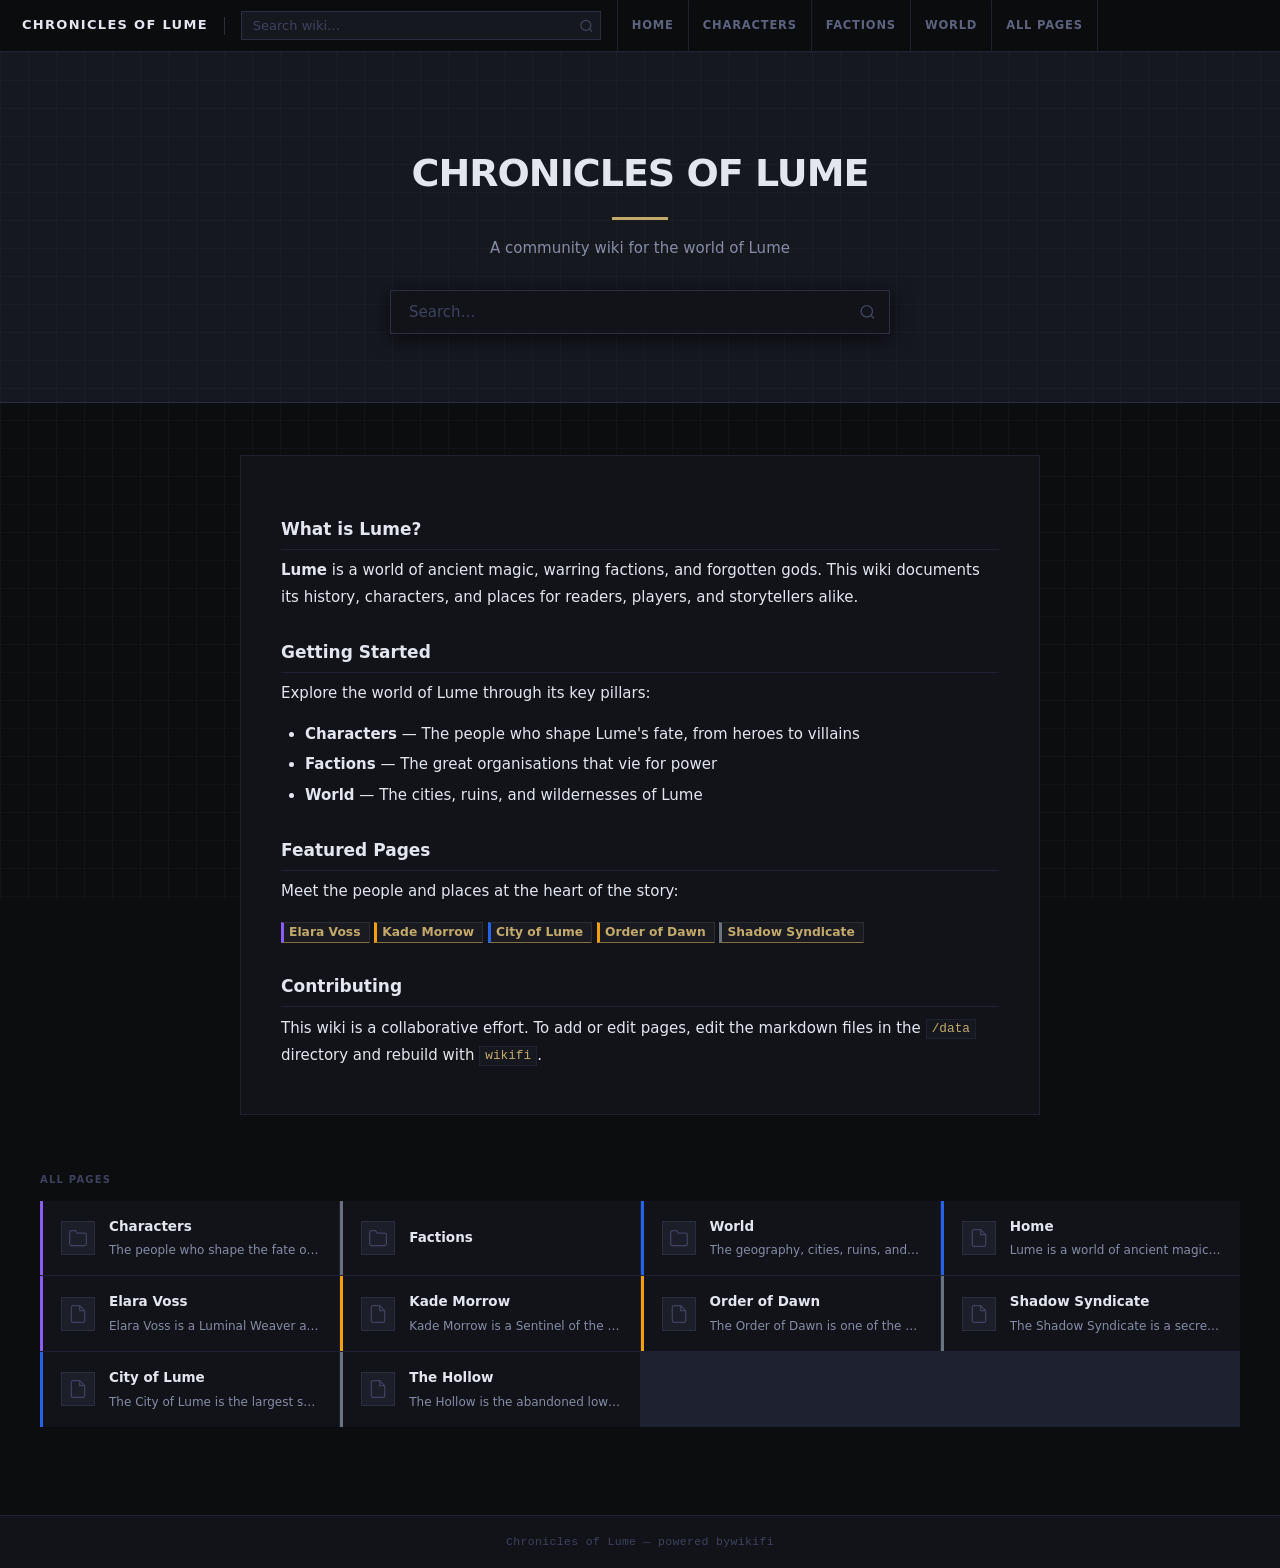
<file: example/index.html>
<!DOCTYPE html>
<html lang="en">
<head>
  <meta charset="UTF-8">
  <meta name="viewport" content="width=device-width, initial-scale=1.0">
  <title>Chronicles of Lume</title>
  <link rel="stylesheet" href="wiki/assets/style.css">
  
</head>
<body>

<header class="wiki-header">
  <div class="wiki-header__inner">
    <a class="wiki-header__logo" href="index.html">
      
      <span class="wiki-header__title">Chronicles of Lume</span>
    </a>
    <div class="wiki-header__sep"></div>
    <div class="wiki-header__search">
      <div class="search-box">
        <input type="text" id="search-input" class="search-box__input" placeholder="Search wiki…" autocomplete="off">
        <button class="search-box__btn" onclick="wikiSearch.toggle()">
          <svg width="15" height="15" viewBox="0 0 24 24" fill="none" stroke="currentColor" stroke-width="2"><circle cx="11" cy="11" r="8"/><line x1="21" y1="21" x2="16.65" y2="16.65"/></svg>
        </button>
        <div class="search-box__results" id="search-results"></div>
      </div>
    </div>
    <nav class="wiki-header__nav"><a class="wiki-header__nav-link" href="index.html">Home</a><a class="wiki-header__nav-link" href="wiki/characters/index.html">Characters</a><a class="wiki-header__nav-link" href="wiki/factions/index.html">Factions</a><a class="wiki-header__nav-link" href="wiki/world/index.html">World</a><a class="wiki-header__nav-link" href="wiki/all-pages.html">All Pages</a></nav>
  </div>
</header>

<div class="wiki-hero" >
  <div class="wiki-hero__inner">
    
    <h1 class="wiki-hero__title">Chronicles of Lume</h1>
    <span class="wiki-hero__title-accent"></span>
    <p class="wiki-hero__desc">A community wiki for the world of Lume</p>
    <div class="wiki-hero__search">
      <div class="search-box search-box--hero">
        <input type="text" id="hero-search" class="search-box__input" placeholder="Search…" autocomplete="off">
        <button class="search-box__btn">
          <svg width="17" height="17" viewBox="0 0 24 24" fill="none" stroke="currentColor" stroke-width="2"><circle cx="11" cy="11" r="8"/><line x1="21" y1="21" x2="16.65" y2="16.65"/></svg>
        </button>
        <div class="search-box__results" id="hero-search-results"></div>
      </div>
    </div>
  </div>
</div>

<div class="wiki-index-body">
  <div class="wiki-index-body__inner">
    <div class="wiki-home-content wiki-content"><h2 id="what-is-lume">What is Lume?</h2>
<p><strong>Lume</strong> is a world of ancient magic, warring factions, and forgotten gods. This wiki documents its history, characters, and places for readers, players, and storytellers alike.</p>
<h2 id="getting-started">Getting Started</h2>
<p>Explore the world of Lume through its key pillars:</p>
<ul>
<li><strong>Characters</strong> — The people who shape Lume's fate, from heroes to villains</li>
<li><strong>Factions</strong> — The great organisations that vie for power</li>
<li><strong>World</strong> — The cities, ruins, and wildernesses of Lume</li>
</ul>
<h2 id="featured-pages">Featured Pages</h2>
<p>Meet the people and places at the heart of the story:</p>
<p><a href="wiki/characters/elara.html" class="wiki-kw" style="--kw-color:#8b5cf6" title="Elara Voss"><span class="wiki-kw__label">Elara Voss</span></a> <a href="wiki/characters/kade.html" class="wiki-kw" style="--kw-color:#f59e0b" title="Kade Morrow"><span class="wiki-kw__label">Kade Morrow</span></a> <a href="wiki/world/city-of-lume.html" class="wiki-kw" style="--kw-color:#2563eb" title="City of Lume"><span class="wiki-kw__label">City of Lume</span></a> <a href="wiki/factions/order-of-dawn.html" class="wiki-kw" style="--kw-color:#f59e0b" title="Order of Dawn"><span class="wiki-kw__label">Order of Dawn</span></a> <a href="wiki/factions/shadow-syndicate.html" class="wiki-kw" style="--kw-color:#6b7280" title="Shadow Syndicate"><span class="wiki-kw__label">Shadow Syndicate</span></a></p>
<h2 id="contributing">Contributing</h2>
<p>This wiki is a collaborative effort. To add or edit pages, edit the markdown files in the <code>/data</code> directory and rebuild with <code>wikifi</code>.</p></div>
    <section>
      <div class="wiki-page-grid__title">All Pages</div>
      <div class="wiki-page-grid__items">
        <a class="wiki-page-card" href="wiki/characters/index.html" style="--card-color:#8b5cf6"><div class="wiki-page-card__icon wiki-page-card__icon--placeholder"><svg width="20" height="20" viewBox="0 0 24 24" fill="none" stroke="currentColor" stroke-width="1.5"><path d="M22 19a2 2 0 01-2 2H4a2 2 0 01-2-2V5a2 2 0 012-2h5l2 3h9a2 2 0 012 2z"/></svg></div><div class="wiki-page-card__body"><span class="wiki-page-card__name">Characters</span><span class="wiki-page-card__excerpt">The people who shape the fate of City Of Lume. From the operatives of the Order Of Dawn to the shadows of the Shadow Syndicate, each character carries their own motives, histories, and secrets. Below…</span></div></a><a class="wiki-page-card" href="wiki/factions/index.html" style="--card-color:#6b7080"><div class="wiki-page-card__icon wiki-page-card__icon--placeholder"><svg width="20" height="20" viewBox="0 0 24 24" fill="none" stroke="currentColor" stroke-width="1.5"><path d="M22 19a2 2 0 01-2 2H4a2 2 0 01-2-2V5a2 2 0 012-2h5l2 3h9a2 2 0 012 2z"/></svg></div><div class="wiki-page-card__body"><span class="wiki-page-card__name">Factions</span></div></a><a class="wiki-page-card" href="wiki/world/index.html" style="--card-color:#2563eb"><div class="wiki-page-card__icon wiki-page-card__icon--placeholder"><svg width="20" height="20" viewBox="0 0 24 24" fill="none" stroke="currentColor" stroke-width="1.5"><path d="M22 19a2 2 0 01-2 2H4a2 2 0 01-2-2V5a2 2 0 012-2h5l2 3h9a2 2 0 012 2z"/></svg></div><div class="wiki-page-card__body"><span class="wiki-page-card__name">World</span><span class="wiki-page-card__excerpt">The geography, cities, ruins, and wildernesses that make up the known world of Lume. Everything from the grand City Of Lume to the haunted depths of The Hollow is documented here.</span></div></a><a class="wiki-page-card" href="wiki/welcome.html" style="--card-color:#2563eb"><div class="wiki-page-card__icon wiki-page-card__icon--placeholder"><svg width="20" height="20" viewBox="0 0 24 24" fill="none" stroke="currentColor" stroke-width="1.5"><path d="M14 2H6a2 2 0 00-2 2v16a2 2 0 002 2h12a2 2 0 002-2V8z"/><polyline points="14 2 14 8 20 8"/></svg></div><div class="wiki-page-card__body"><span class="wiki-page-card__name">Home</span><span class="wiki-page-card__excerpt">Lume is a world of ancient magic, warring factions, and forgotten gods. This wiki documents its history, characters, and places for readers, players, and storytellers alike. Explore the world of Lume…</span></div></a><a class="wiki-page-card" href="wiki/characters/elara.html" style="--card-color:#8b5cf6"><div class="wiki-page-card__icon wiki-page-card__icon--placeholder"><svg width="20" height="20" viewBox="0 0 24 24" fill="none" stroke="currentColor" stroke-width="1.5"><path d="M14 2H6a2 2 0 00-2 2v16a2 2 0 002 2h12a2 2 0 002-2V8z"/><polyline points="14 2 14 8 20 8"/></svg></div><div class="wiki-page-card__body"><span class="wiki-page-card__name">Elara Voss</span><span class="wiki-page-card__excerpt">Elara Voss is a Luminal Weaver and a senior member of the Order Of Dawn. Born in the lower districts of City Of Lume, she taught herself magic from salvaged texts before being recruited by the Order a…</span></div></a><a class="wiki-page-card" href="wiki/characters/kade.html" style="--card-color:#f59e0b"><div class="wiki-page-card__icon wiki-page-card__icon--placeholder"><svg width="20" height="20" viewBox="0 0 24 24" fill="none" stroke="currentColor" stroke-width="1.5"><path d="M14 2H6a2 2 0 00-2 2v16a2 2 0 002 2h12a2 2 0 002-2V8z"/><polyline points="14 2 14 8 20 8"/></svg></div><div class="wiki-page-card__body"><span class="wiki-page-card__name">Kade Morrow</span><span class="wiki-page-card__excerpt">Kade Morrow is a Sentinel of the Order Of Dawn and field partner to Elara. He is originally from the Northern Reaches and joined the Order after the destruction of his home village, an attack he attri…</span></div></a><a class="wiki-page-card" href="wiki/factions/order-of-dawn.html" style="--card-color:#f59e0b"><div class="wiki-page-card__icon wiki-page-card__icon--placeholder"><svg width="20" height="20" viewBox="0 0 24 24" fill="none" stroke="currentColor" stroke-width="1.5"><path d="M14 2H6a2 2 0 00-2 2v16a2 2 0 002 2h12a2 2 0 002-2V8z"/><polyline points="14 2 14 8 20 8"/></svg></div><div class="wiki-page-card__body"><span class="wiki-page-card__name">Order of Dawn</span><span class="wiki-page-card__excerpt">The Order of Dawn is one of the oldest institutions in City Of Lume, founded three centuries ago in the aftermath of the Shattering. Its mandate is the protection of Lume from magical threats, rogue a…</span></div></a><a class="wiki-page-card" href="wiki/factions/shadow-syndicate.html" style="--card-color:#6b7280"><div class="wiki-page-card__icon wiki-page-card__icon--placeholder"><svg width="20" height="20" viewBox="0 0 24 24" fill="none" stroke="currentColor" stroke-width="1.5"><path d="M14 2H6a2 2 0 00-2 2v16a2 2 0 002 2h12a2 2 0 002-2V8z"/><polyline points="14 2 14 8 20 8"/></svg></div><div class="wiki-page-card__body"><span class="wiki-page-card__name">Shadow Syndicate</span><span class="wiki-page-card__excerpt">The Shadow Syndicate is a secretive organisation operating across Lume and beyond. Little is verified — most information comes from intercepted communications and the accounts of defectors. The Syndic…</span></div></a><a class="wiki-page-card" href="wiki/world/city-of-lume.html" style="--card-color:#2563eb"><div class="wiki-page-card__icon wiki-page-card__icon--placeholder"><svg width="20" height="20" viewBox="0 0 24 24" fill="none" stroke="currentColor" stroke-width="1.5"><path d="M14 2H6a2 2 0 00-2 2v16a2 2 0 002 2h12a2 2 0 002-2V8z"/><polyline points="14 2 14 8 20 8"/></svg></div><div class="wiki-page-card__body"><span class="wiki-page-card__name">City of Lume</span><span class="wiki-page-card__excerpt">The City of Lume is the largest settlement in the known world and the political, magical, and economic centre of the region. It sits at the mouth of the Vael River on a wide coastal plain, with the el…</span></div></a><a class="wiki-page-card" href="wiki/world/the-hollow.html" style="--card-color:#6b7280"><div class="wiki-page-card__icon wiki-page-card__icon--placeholder"><svg width="20" height="20" viewBox="0 0 24 24" fill="none" stroke="currentColor" stroke-width="1.5"><path d="M14 2H6a2 2 0 00-2 2v16a2 2 0 002 2h12a2 2 0 002-2V8z"/><polyline points="14 2 14 8 20 8"/></svg></div><div class="wiki-page-card__body"><span class="wiki-page-card__name">The Hollow</span><span class="wiki-page-card__excerpt">The Hollow is the abandoned lower district of City Of Lume, located beneath the Ashwood neighbourhood at the base of the Citadel Ridge. It was evacuated following the Hollow Incident approximately for…</span></div></a>
      </div>
    </section>
  </div>
</div>

<footer class="wiki-footer">
  <div class="wiki-footer__inner">
    Chronicles of Lume &mdash; powered by <a href="https://github.com/wikifi/wikifi" target="_blank">wikifi</a>
  </div>
</footer>

<script>
  window.WIKI_ASSETS = "wiki/";
  window.WIKI_IS_HOME = true;
</script>
<script src="wiki/assets/wiki.js"></script>
</body>
</html>
</file>
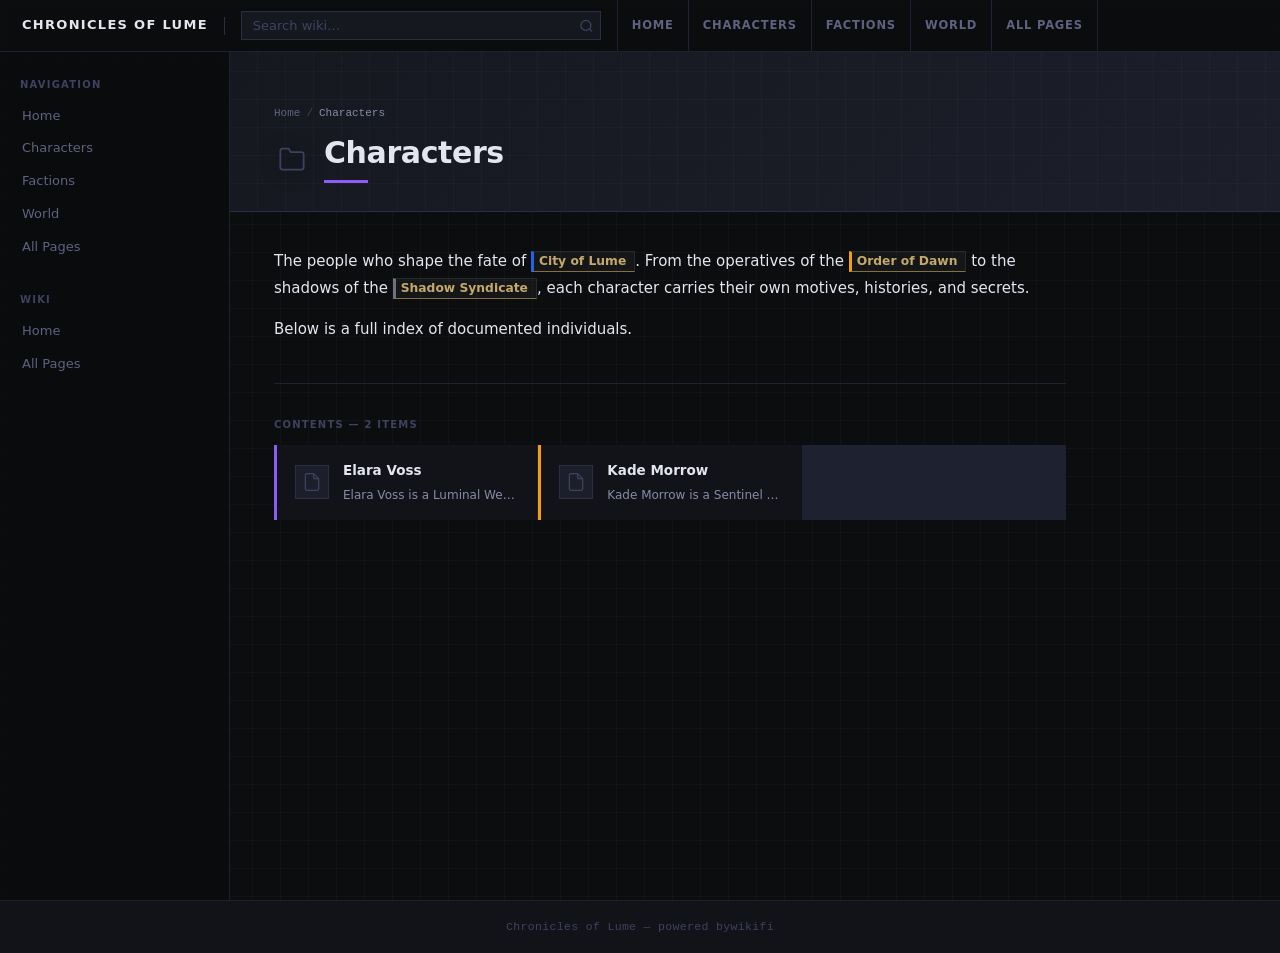
<file: example/wiki/characters/index.html>
<!DOCTYPE html>
<html lang="en">
<head>
  <meta charset="UTF-8">
  <meta name="viewport" content="width=device-width, initial-scale=1.0">
  <title>Characters &ndash; Chronicles of Lume</title>
  <meta name="description" content="The people who shape the fate of City Of Lume. From the operatives of the Order Of Dawn to the shadows of the Shadow Syndicate, each character carries their own">

  <link rel="stylesheet" href="../assets/style.css">
  
</head>
<body>

<header class="wiki-header">
  <div class="wiki-header__inner">
    <a class="wiki-header__logo" href="../../index.html">
      
      <span class="wiki-header__title">Chronicles of Lume</span>
    </a>
    <div class="wiki-header__sep"></div>
    <div class="wiki-header__search">
      <div class="search-box">
        <input type="text" id="search-input" class="search-box__input" placeholder="Search wiki…" autocomplete="off">
        <button class="search-box__btn" onclick="wikiSearch.toggle()">
          <svg width="15" height="15" viewBox="0 0 24 24" fill="none" stroke="currentColor" stroke-width="2"><circle cx="11" cy="11" r="8"/><line x1="21" y1="21" x2="16.65" y2="16.65"/></svg>
        </button>
        <div class="search-box__results" id="search-results"></div>
      </div>
    </div>
    <nav class="wiki-header__nav">
      <a class="wiki-header__nav-link" href="../../index.html">Home</a><a class="wiki-header__nav-link" href="../characters/index.html">Characters</a><a class="wiki-header__nav-link" href="../factions/index.html">Factions</a><a class="wiki-header__nav-link" href="../world/index.html">World</a><a class="wiki-header__nav-link" href="../all-pages.html">All Pages</a>
    </nav>
  </div>
</header>

<div class="wiki-layout">

<aside class="wiki-sidebar">
  <div class="wiki-sidebar__inner">
    <div class="wiki-sidebar__section">
      <span class="wiki-sidebar__section-title">Navigation</span>
      <a class="wiki-sidebar__link" href="../../index.html">Home</a><a class="wiki-sidebar__link" href="../characters/index.html">Characters</a><a class="wiki-sidebar__link" href="../factions/index.html">Factions</a><a class="wiki-sidebar__link" href="../world/index.html">World</a><a class="wiki-sidebar__link" href="../all-pages.html">All Pages</a>
    </div>
    <div class="wiki-sidebar__section">
      <span class="wiki-sidebar__section-title">Wiki</span>
      <a class="wiki-sidebar__link" href="../../index.html">Home</a>
      <a class="wiki-sidebar__link" href="../all-pages.html">All Pages</a>
    </div>
    
  </div>
</aside>

<main class="wiki-main">

  <div class="wiki-page-hero wiki-page-hero--no-image" >
    
    <div class="wiki-page-hero__content">
      <nav class="wiki-breadcrumb"><a class="wiki-breadcrumb__item" href="../../index.html">Home</a><span class="wiki-breadcrumb__sep">/</span><span class="wiki-breadcrumb__item wiki-breadcrumb__item--active">Characters</span></nav>
      <h1 class="wiki-page-title" style="--page-accent:#8b5cf6">
        <div class="wiki-page-title__icon" style="width:36px;height:36px;display:flex;align-items:center;justify-content:center;color:var(--text-faint)">
          <svg width="28" height="28" viewBox="0 0 24 24" fill="none" stroke="currentColor" stroke-width="1.5"><path d="M22 19a2 2 0 01-2 2H4a2 2 0 01-2-2V5a2 2 0 012-2h5l2 3h9a2 2 0 012 2z"/></svg></div>
        <span>
          Characters
          <span class="wiki-page-title__accent"></span>
        </span>
      </h1>
    </div>
  </div>

  <div class="wiki-main__inner">
    <div class="wiki-content wiki-folder-desc"><p>The people who shape the fate of <a href="../world/city-of-lume.html" class="wiki-kw" style="--kw-color:#2563eb" title="City of Lume"><span class="wiki-kw__label">City of Lume</span></a>. From the operatives of the <a href="../factions/order-of-dawn.html" class="wiki-kw" style="--kw-color:#f59e0b" title="Order of Dawn"><span class="wiki-kw__label">Order of Dawn</span></a> to the shadows of the <a href="../factions/shadow-syndicate.html" class="wiki-kw" style="--kw-color:#6b7280" title="Shadow Syndicate"><span class="wiki-kw__label">Shadow Syndicate</span></a>, each character carries their own motives, histories, and secrets.</p>
<p>Below is a full index of documented individuals.</p></div>
    <div class="wiki-folder-index">
          <div class="wiki-page-grid__title">Contents — 2 items</div>
          <div class="wiki-page-grid__items"><a class="wiki-page-card" href="elara.html" style="--card-color:#8b5cf6">
                <div class="wiki-page-card__icon wiki-page-card__icon--placeholder"><svg width="20" height="20" viewBox="0 0 24 24" fill="none" stroke="currentColor" stroke-width="1.5"><path d="M14 2H6a2 2 0 00-2 2v16a2 2 0 002 2h12a2 2 0 002-2V8z"/><polyline points="14 2 14 8 20 8"/></svg></div>
                <div class="wiki-page-card__body">
                  <span class="wiki-page-card__name">Elara Voss</span>
                  <span class="wiki-page-card__excerpt">Elara Voss is a Luminal Weaver and a senior member of the Order Of Dawn. Born in the lower districts of City Of Lume, she taught herself magic from salvaged texts before being recruited by the Order a…</span>
                </div>
              </a><a class="wiki-page-card" href="kade.html" style="--card-color:#f59e0b">
                <div class="wiki-page-card__icon wiki-page-card__icon--placeholder"><svg width="20" height="20" viewBox="0 0 24 24" fill="none" stroke="currentColor" stroke-width="1.5"><path d="M14 2H6a2 2 0 00-2 2v16a2 2 0 002 2h12a2 2 0 002-2V8z"/><polyline points="14 2 14 8 20 8"/></svg></div>
                <div class="wiki-page-card__body">
                  <span class="wiki-page-card__name">Kade Morrow</span>
                  <span class="wiki-page-card__excerpt">Kade Morrow is a Sentinel of the Order Of Dawn and field partner to Elara. He is originally from the Northern Reaches and joined the Order after the destruction of his home village, an attack he attri…</span>
                </div>
              </a></div>
        </div>
  </div>


</main>
</div>

<footer class="wiki-footer">
  <div class="wiki-footer__inner">
    Chronicles of Lume &mdash; powered by <a href="https://github.com/wikifi/wikifi" target="_blank">wikifi</a>
  </div>
</footer>

<script>
  window.WIKI_ASSETS = "../";
</script>
<script src="../assets/wiki.js"></script>
</body>
</html>
</file>
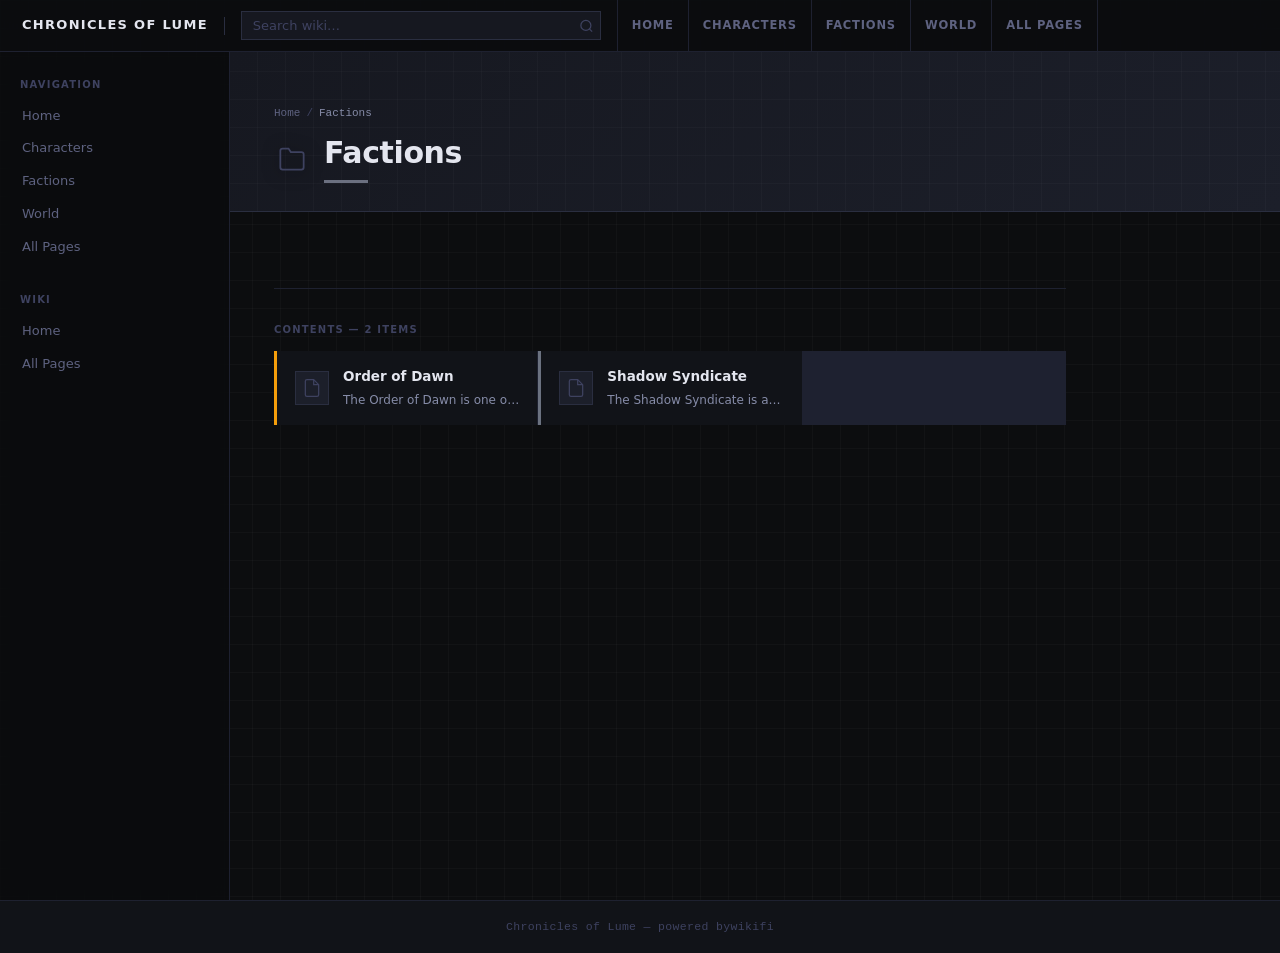
<file: example/wiki/factions/index.html>
<!DOCTYPE html>
<html lang="en">
<head>
  <meta charset="UTF-8">
  <meta name="viewport" content="width=device-width, initial-scale=1.0">
  <title>Factions &ndash; Chronicles of Lume</title>
  <meta name="description" content="">

  <link rel="stylesheet" href="../assets/style.css">
  
</head>
<body>

<header class="wiki-header">
  <div class="wiki-header__inner">
    <a class="wiki-header__logo" href="../../index.html">
      
      <span class="wiki-header__title">Chronicles of Lume</span>
    </a>
    <div class="wiki-header__sep"></div>
    <div class="wiki-header__search">
      <div class="search-box">
        <input type="text" id="search-input" class="search-box__input" placeholder="Search wiki…" autocomplete="off">
        <button class="search-box__btn" onclick="wikiSearch.toggle()">
          <svg width="15" height="15" viewBox="0 0 24 24" fill="none" stroke="currentColor" stroke-width="2"><circle cx="11" cy="11" r="8"/><line x1="21" y1="21" x2="16.65" y2="16.65"/></svg>
        </button>
        <div class="search-box__results" id="search-results"></div>
      </div>
    </div>
    <nav class="wiki-header__nav">
      <a class="wiki-header__nav-link" href="../../index.html">Home</a><a class="wiki-header__nav-link" href="../characters/index.html">Characters</a><a class="wiki-header__nav-link" href="../factions/index.html">Factions</a><a class="wiki-header__nav-link" href="../world/index.html">World</a><a class="wiki-header__nav-link" href="../all-pages.html">All Pages</a>
    </nav>
  </div>
</header>

<div class="wiki-layout">

<aside class="wiki-sidebar">
  <div class="wiki-sidebar__inner">
    <div class="wiki-sidebar__section">
      <span class="wiki-sidebar__section-title">Navigation</span>
      <a class="wiki-sidebar__link" href="../../index.html">Home</a><a class="wiki-sidebar__link" href="../characters/index.html">Characters</a><a class="wiki-sidebar__link" href="../factions/index.html">Factions</a><a class="wiki-sidebar__link" href="../world/index.html">World</a><a class="wiki-sidebar__link" href="../all-pages.html">All Pages</a>
    </div>
    <div class="wiki-sidebar__section">
      <span class="wiki-sidebar__section-title">Wiki</span>
      <a class="wiki-sidebar__link" href="../../index.html">Home</a>
      <a class="wiki-sidebar__link" href="../all-pages.html">All Pages</a>
    </div>
    
  </div>
</aside>

<main class="wiki-main">

  <div class="wiki-page-hero wiki-page-hero--no-image" >
    
    <div class="wiki-page-hero__content">
      <nav class="wiki-breadcrumb"><a class="wiki-breadcrumb__item" href="../../index.html">Home</a><span class="wiki-breadcrumb__sep">/</span><span class="wiki-breadcrumb__item wiki-breadcrumb__item--active">Factions</span></nav>
      <h1 class="wiki-page-title" style="--page-accent:#6b7080">
        <div class="wiki-page-title__icon" style="width:36px;height:36px;display:flex;align-items:center;justify-content:center;color:var(--text-faint)">
          <svg width="28" height="28" viewBox="0 0 24 24" fill="none" stroke="currentColor" stroke-width="1.5"><path d="M22 19a2 2 0 01-2 2H4a2 2 0 01-2-2V5a2 2 0 012-2h5l2 3h9a2 2 0 012 2z"/></svg></div>
        <span>
          Factions
          <span class="wiki-page-title__accent"></span>
        </span>
      </h1>
    </div>
  </div>

  <div class="wiki-main__inner">
    
    <div class="wiki-folder-index">
          <div class="wiki-page-grid__title">Contents — 2 items</div>
          <div class="wiki-page-grid__items"><a class="wiki-page-card" href="order-of-dawn.html" style="--card-color:#f59e0b">
                <div class="wiki-page-card__icon wiki-page-card__icon--placeholder"><svg width="20" height="20" viewBox="0 0 24 24" fill="none" stroke="currentColor" stroke-width="1.5"><path d="M14 2H6a2 2 0 00-2 2v16a2 2 0 002 2h12a2 2 0 002-2V8z"/><polyline points="14 2 14 8 20 8"/></svg></div>
                <div class="wiki-page-card__body">
                  <span class="wiki-page-card__name">Order of Dawn</span>
                  <span class="wiki-page-card__excerpt">The Order of Dawn is one of the oldest institutions in City Of Lume, founded three centuries ago in the aftermath of the Shattering. Its mandate is the protection of Lume from magical threats, rogue a…</span>
                </div>
              </a><a class="wiki-page-card" href="shadow-syndicate.html" style="--card-color:#6b7280">
                <div class="wiki-page-card__icon wiki-page-card__icon--placeholder"><svg width="20" height="20" viewBox="0 0 24 24" fill="none" stroke="currentColor" stroke-width="1.5"><path d="M14 2H6a2 2 0 00-2 2v16a2 2 0 002 2h12a2 2 0 002-2V8z"/><polyline points="14 2 14 8 20 8"/></svg></div>
                <div class="wiki-page-card__body">
                  <span class="wiki-page-card__name">Shadow Syndicate</span>
                  <span class="wiki-page-card__excerpt">The Shadow Syndicate is a secretive organisation operating across Lume and beyond. Little is verified — most information comes from intercepted communications and the accounts of defectors. The Syndic…</span>
                </div>
              </a></div>
        </div>
  </div>


</main>
</div>

<footer class="wiki-footer">
  <div class="wiki-footer__inner">
    Chronicles of Lume &mdash; powered by <a href="https://github.com/wikifi/wikifi" target="_blank">wikifi</a>
  </div>
</footer>

<script>
  window.WIKI_ASSETS = "../";
</script>
<script src="../assets/wiki.js"></script>
</body>
</html>
</file>
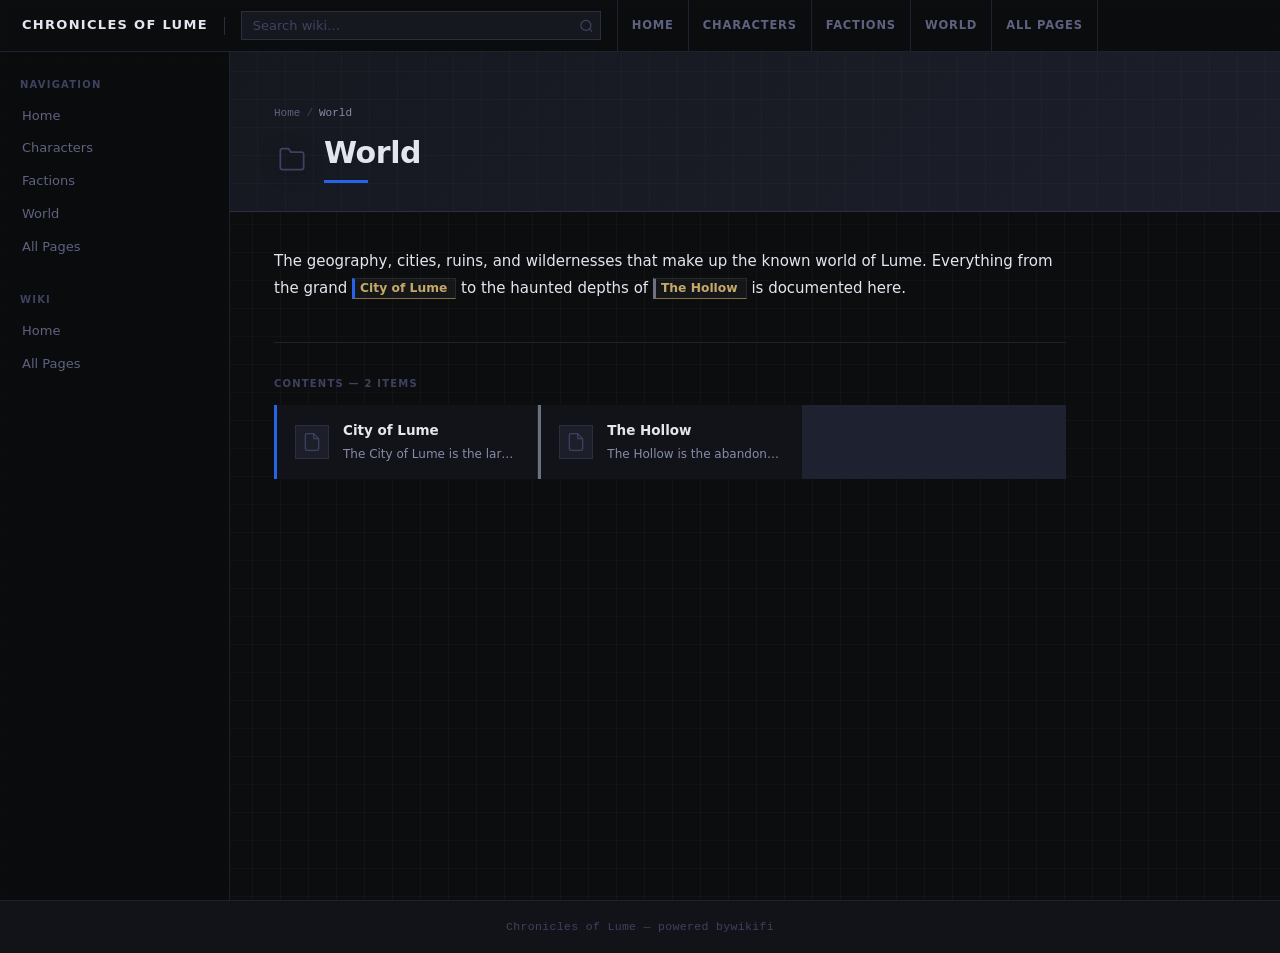
<file: example/wiki/world/index.html>
<!DOCTYPE html>
<html lang="en">
<head>
  <meta charset="UTF-8">
  <meta name="viewport" content="width=device-width, initial-scale=1.0">
  <title>World &ndash; Chronicles of Lume</title>
  <meta name="description" content="The geography, cities, ruins, and wildernesses that make up the known world of Lume. Everything from the grand City Of Lume to the haunted depths of The Hollow ">

  <link rel="stylesheet" href="../assets/style.css">
  
</head>
<body>

<header class="wiki-header">
  <div class="wiki-header__inner">
    <a class="wiki-header__logo" href="../../index.html">
      
      <span class="wiki-header__title">Chronicles of Lume</span>
    </a>
    <div class="wiki-header__sep"></div>
    <div class="wiki-header__search">
      <div class="search-box">
        <input type="text" id="search-input" class="search-box__input" placeholder="Search wiki…" autocomplete="off">
        <button class="search-box__btn" onclick="wikiSearch.toggle()">
          <svg width="15" height="15" viewBox="0 0 24 24" fill="none" stroke="currentColor" stroke-width="2"><circle cx="11" cy="11" r="8"/><line x1="21" y1="21" x2="16.65" y2="16.65"/></svg>
        </button>
        <div class="search-box__results" id="search-results"></div>
      </div>
    </div>
    <nav class="wiki-header__nav">
      <a class="wiki-header__nav-link" href="../../index.html">Home</a><a class="wiki-header__nav-link" href="../characters/index.html">Characters</a><a class="wiki-header__nav-link" href="../factions/index.html">Factions</a><a class="wiki-header__nav-link" href="../world/index.html">World</a><a class="wiki-header__nav-link" href="../all-pages.html">All Pages</a>
    </nav>
  </div>
</header>

<div class="wiki-layout">

<aside class="wiki-sidebar">
  <div class="wiki-sidebar__inner">
    <div class="wiki-sidebar__section">
      <span class="wiki-sidebar__section-title">Navigation</span>
      <a class="wiki-sidebar__link" href="../../index.html">Home</a><a class="wiki-sidebar__link" href="../characters/index.html">Characters</a><a class="wiki-sidebar__link" href="../factions/index.html">Factions</a><a class="wiki-sidebar__link" href="../world/index.html">World</a><a class="wiki-sidebar__link" href="../all-pages.html">All Pages</a>
    </div>
    <div class="wiki-sidebar__section">
      <span class="wiki-sidebar__section-title">Wiki</span>
      <a class="wiki-sidebar__link" href="../../index.html">Home</a>
      <a class="wiki-sidebar__link" href="../all-pages.html">All Pages</a>
    </div>
    
  </div>
</aside>

<main class="wiki-main">

  <div class="wiki-page-hero wiki-page-hero--no-image" >
    
    <div class="wiki-page-hero__content">
      <nav class="wiki-breadcrumb"><a class="wiki-breadcrumb__item" href="../../index.html">Home</a><span class="wiki-breadcrumb__sep">/</span><span class="wiki-breadcrumb__item wiki-breadcrumb__item--active">World</span></nav>
      <h1 class="wiki-page-title" style="--page-accent:#2563eb">
        <div class="wiki-page-title__icon" style="width:36px;height:36px;display:flex;align-items:center;justify-content:center;color:var(--text-faint)">
          <svg width="28" height="28" viewBox="0 0 24 24" fill="none" stroke="currentColor" stroke-width="1.5"><path d="M22 19a2 2 0 01-2 2H4a2 2 0 01-2-2V5a2 2 0 012-2h5l2 3h9a2 2 0 012 2z"/></svg></div>
        <span>
          World
          <span class="wiki-page-title__accent"></span>
        </span>
      </h1>
    </div>
  </div>

  <div class="wiki-main__inner">
    <div class="wiki-content wiki-folder-desc"><p>The geography, cities, ruins, and wildernesses that make up the known world of Lume. Everything from the grand <a href="../world/city-of-lume.html" class="wiki-kw" style="--kw-color:#2563eb" title="City of Lume"><span class="wiki-kw__label">City of Lume</span></a> to the haunted depths of <a href="../world/the-hollow.html" class="wiki-kw" style="--kw-color:#6b7280" title="The Hollow"><span class="wiki-kw__label">The Hollow</span></a> is documented here.</p></div>
    <div class="wiki-folder-index">
          <div class="wiki-page-grid__title">Contents — 2 items</div>
          <div class="wiki-page-grid__items"><a class="wiki-page-card" href="city-of-lume.html" style="--card-color:#2563eb">
                <div class="wiki-page-card__icon wiki-page-card__icon--placeholder"><svg width="20" height="20" viewBox="0 0 24 24" fill="none" stroke="currentColor" stroke-width="1.5"><path d="M14 2H6a2 2 0 00-2 2v16a2 2 0 002 2h12a2 2 0 002-2V8z"/><polyline points="14 2 14 8 20 8"/></svg></div>
                <div class="wiki-page-card__body">
                  <span class="wiki-page-card__name">City of Lume</span>
                  <span class="wiki-page-card__excerpt">The City of Lume is the largest settlement in the known world and the political, magical, and economic centre of the region. It sits at the mouth of the Vael River on a wide coastal plain, with the el…</span>
                </div>
              </a><a class="wiki-page-card" href="the-hollow.html" style="--card-color:#6b7280">
                <div class="wiki-page-card__icon wiki-page-card__icon--placeholder"><svg width="20" height="20" viewBox="0 0 24 24" fill="none" stroke="currentColor" stroke-width="1.5"><path d="M14 2H6a2 2 0 00-2 2v16a2 2 0 002 2h12a2 2 0 002-2V8z"/><polyline points="14 2 14 8 20 8"/></svg></div>
                <div class="wiki-page-card__body">
                  <span class="wiki-page-card__name">The Hollow</span>
                  <span class="wiki-page-card__excerpt">The Hollow is the abandoned lower district of City Of Lume, located beneath the Ashwood neighbourhood at the base of the Citadel Ridge. It was evacuated following the Hollow Incident approximately for…</span>
                </div>
              </a></div>
        </div>
  </div>


</main>
</div>

<footer class="wiki-footer">
  <div class="wiki-footer__inner">
    Chronicles of Lume &mdash; powered by <a href="https://github.com/wikifi/wikifi" target="_blank">wikifi</a>
  </div>
</footer>

<script>
  window.WIKI_ASSETS = "../";
</script>
<script src="../assets/wiki.js"></script>
</body>
</html>
</file>
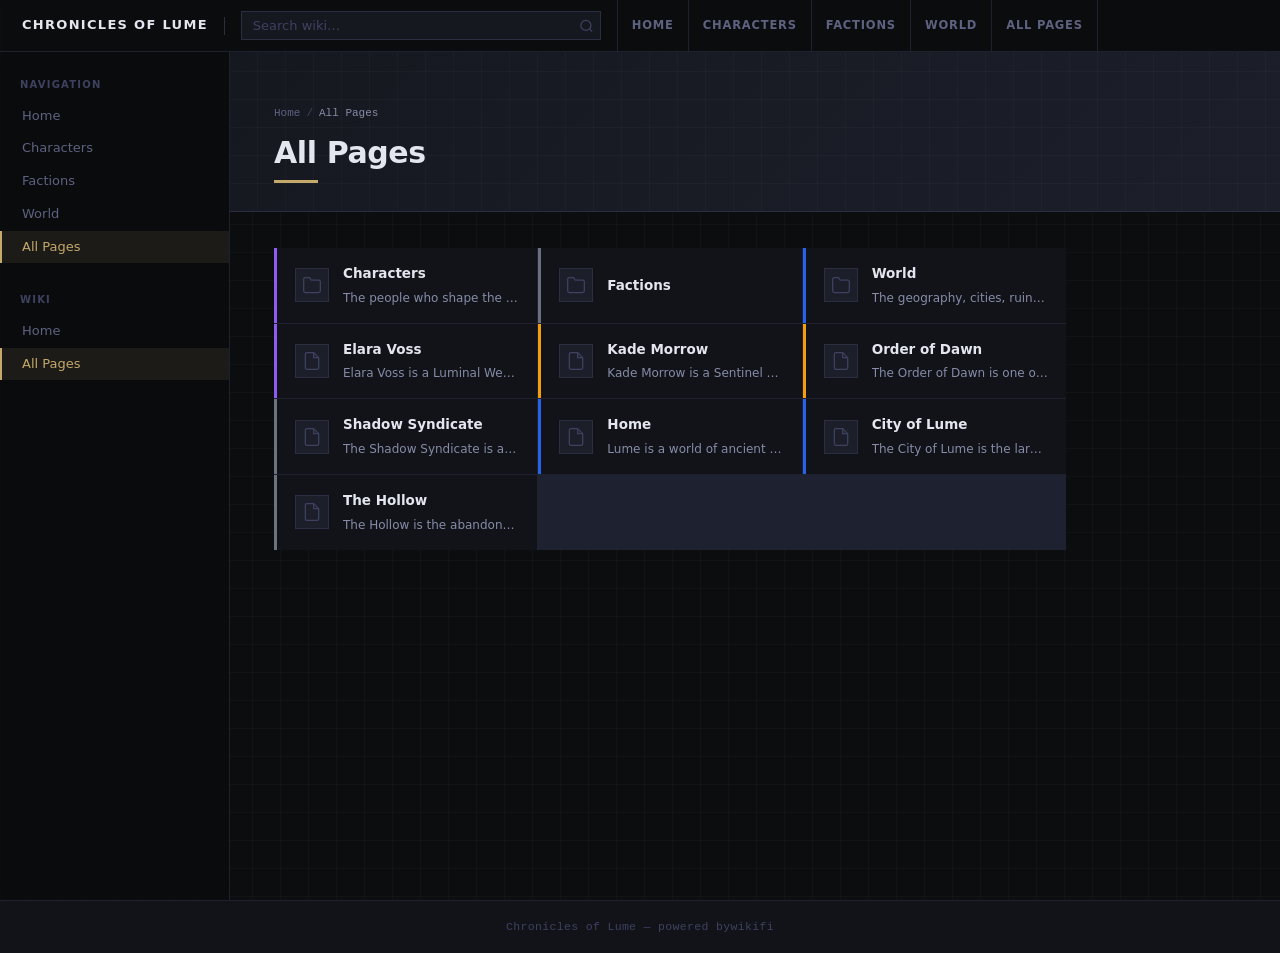
<file: example/wiki/all-pages.html>
<!DOCTYPE html>
<html lang="en">
<head>
  <meta charset="UTF-8">
  <meta name="viewport" content="width=device-width, initial-scale=1.0">
  <title>All Pages &ndash; Chronicles of Lume</title>

  <link rel="stylesheet" href="assets/style.css">
  
</head>
<body>

<header class="wiki-header">
  <div class="wiki-header__inner">
    <a class="wiki-header__logo" href="../index.html">
      
      <span class="wiki-header__title">Chronicles of Lume</span>
    </a>
    <div class="wiki-header__sep"></div>
    <div class="wiki-header__search">
      <div class="search-box">
        <input type="text" id="search-input" class="search-box__input" placeholder="Search wiki…" autocomplete="off">
        <button class="search-box__btn" onclick="wikiSearch.toggle()">
          <svg width="15" height="15" viewBox="0 0 24 24" fill="none" stroke="currentColor" stroke-width="2"><circle cx="11" cy="11" r="8"/><line x1="21" y1="21" x2="16.65" y2="16.65"/></svg>
        </button>
        <div class="search-box__results" id="search-results"></div>
      </div>
    </div>
    <nav class="wiki-header__nav">
      <a class="wiki-header__nav-link" href="../index.html">Home</a><a class="wiki-header__nav-link" href="characters/index.html">Characters</a><a class="wiki-header__nav-link" href="factions/index.html">Factions</a><a class="wiki-header__nav-link" href="world/index.html">World</a><a class="wiki-header__nav-link" href="all-pages.html">All Pages</a>
    </nav>
  </div>
</header>

<div class="wiki-layout">

<aside class="wiki-sidebar">
  <div class="wiki-sidebar__inner">
    <div class="wiki-sidebar__section">
      <span class="wiki-sidebar__section-title">Navigation</span>
      <a class="wiki-sidebar__link" href="../index.html">Home</a><a class="wiki-sidebar__link" href="characters/index.html">Characters</a><a class="wiki-sidebar__link" href="factions/index.html">Factions</a><a class="wiki-sidebar__link" href="world/index.html">World</a><a class="wiki-sidebar__link" href="all-pages.html">All Pages</a>
    </div>
    <div class="wiki-sidebar__section">
      <span class="wiki-sidebar__section-title">Wiki</span>
      <a class="wiki-sidebar__link" href="../index.html">Home</a>
      <a class="wiki-sidebar__link" href="all-pages.html">All Pages</a>
    </div>
    
  </div>
</aside>

<main class="wiki-main">

  <div class="wiki-page-hero wiki-page-hero--no-image">
    <div class="wiki-page-hero__content">
      <nav class="wiki-breadcrumb">
        <a class="wiki-breadcrumb__item" href="../index.html">Home</a>
        <span class="wiki-breadcrumb__sep">/</span>
        <span class="wiki-breadcrumb__item wiki-breadcrumb__item--active">All Pages</span>
      </nav>
      <h1 class="wiki-page-title"><span>All Pages<span class="wiki-page-title__accent"></span></span></h1>
    </div>
  </div>

  <div class="wiki-main__inner">
    <div class="wiki-page-grid__items">
      <a class="wiki-page-card" href="characters/index.html" style="--card-color:#8b5cf6"><div class="wiki-page-card__icon wiki-page-card__icon--placeholder"><svg width="20" height="20" viewBox="0 0 24 24" fill="none" stroke="currentColor" stroke-width="1.5"><path d="M22 19a2 2 0 01-2 2H4a2 2 0 01-2-2V5a2 2 0 012-2h5l2 3h9a2 2 0 012 2z"/></svg></div><div class="wiki-page-card__body"><span class="wiki-page-card__name">Characters</span><span class=wiki-page-card__excerpt>The people who shape the fate of City Of Lume. From the operatives of the Order Of Dawn to the shadows of the Shadow Syndicate, each character carries their own motives, histories, and secrets. Below…</span></div></a><a class="wiki-page-card" href="factions/index.html" style="--card-color:#6b7080"><div class="wiki-page-card__icon wiki-page-card__icon--placeholder"><svg width="20" height="20" viewBox="0 0 24 24" fill="none" stroke="currentColor" stroke-width="1.5"><path d="M22 19a2 2 0 01-2 2H4a2 2 0 01-2-2V5a2 2 0 012-2h5l2 3h9a2 2 0 012 2z"/></svg></div><div class="wiki-page-card__body"><span class="wiki-page-card__name">Factions</span></div></a><a class="wiki-page-card" href="world/index.html" style="--card-color:#2563eb"><div class="wiki-page-card__icon wiki-page-card__icon--placeholder"><svg width="20" height="20" viewBox="0 0 24 24" fill="none" stroke="currentColor" stroke-width="1.5"><path d="M22 19a2 2 0 01-2 2H4a2 2 0 01-2-2V5a2 2 0 012-2h5l2 3h9a2 2 0 012 2z"/></svg></div><div class="wiki-page-card__body"><span class="wiki-page-card__name">World</span><span class=wiki-page-card__excerpt>The geography, cities, ruins, and wildernesses that make up the known world of Lume. Everything from the grand City Of Lume to the haunted depths of The Hollow is documented here.</span></div></a><a class="wiki-page-card" href="characters/elara.html" style="--card-color:#8b5cf6"><div class="wiki-page-card__icon wiki-page-card__icon--placeholder"><svg width="20" height="20" viewBox="0 0 24 24" fill="none" stroke="currentColor" stroke-width="1.5"><path d="M14 2H6a2 2 0 00-2 2v16a2 2 0 002 2h12a2 2 0 002-2V8z"/><polyline points="14 2 14 8 20 8"/></svg></div><div class="wiki-page-card__body"><span class="wiki-page-card__name">Elara Voss</span><span class=wiki-page-card__excerpt>Elara Voss is a Luminal Weaver and a senior member of the Order Of Dawn. Born in the lower districts of City Of Lume, she taught herself magic from salvaged texts before being recruited by the Order a…</span></div></a><a class="wiki-page-card" href="characters/kade.html" style="--card-color:#f59e0b"><div class="wiki-page-card__icon wiki-page-card__icon--placeholder"><svg width="20" height="20" viewBox="0 0 24 24" fill="none" stroke="currentColor" stroke-width="1.5"><path d="M14 2H6a2 2 0 00-2 2v16a2 2 0 002 2h12a2 2 0 002-2V8z"/><polyline points="14 2 14 8 20 8"/></svg></div><div class="wiki-page-card__body"><span class="wiki-page-card__name">Kade Morrow</span><span class=wiki-page-card__excerpt>Kade Morrow is a Sentinel of the Order Of Dawn and field partner to Elara. He is originally from the Northern Reaches and joined the Order after the destruction of his home village, an attack he attri…</span></div></a><a class="wiki-page-card" href="factions/order-of-dawn.html" style="--card-color:#f59e0b"><div class="wiki-page-card__icon wiki-page-card__icon--placeholder"><svg width="20" height="20" viewBox="0 0 24 24" fill="none" stroke="currentColor" stroke-width="1.5"><path d="M14 2H6a2 2 0 00-2 2v16a2 2 0 002 2h12a2 2 0 002-2V8z"/><polyline points="14 2 14 8 20 8"/></svg></div><div class="wiki-page-card__body"><span class="wiki-page-card__name">Order of Dawn</span><span class=wiki-page-card__excerpt>The Order of Dawn is one of the oldest institutions in City Of Lume, founded three centuries ago in the aftermath of the Shattering. Its mandate is the protection of Lume from magical threats, rogue a…</span></div></a><a class="wiki-page-card" href="factions/shadow-syndicate.html" style="--card-color:#6b7280"><div class="wiki-page-card__icon wiki-page-card__icon--placeholder"><svg width="20" height="20" viewBox="0 0 24 24" fill="none" stroke="currentColor" stroke-width="1.5"><path d="M14 2H6a2 2 0 00-2 2v16a2 2 0 002 2h12a2 2 0 002-2V8z"/><polyline points="14 2 14 8 20 8"/></svg></div><div class="wiki-page-card__body"><span class="wiki-page-card__name">Shadow Syndicate</span><span class=wiki-page-card__excerpt>The Shadow Syndicate is a secretive organisation operating across Lume and beyond. Little is verified — most information comes from intercepted communications and the accounts of defectors. The Syndic…</span></div></a><a class="wiki-page-card" href="welcome.html" style="--card-color:#2563eb"><div class="wiki-page-card__icon wiki-page-card__icon--placeholder"><svg width="20" height="20" viewBox="0 0 24 24" fill="none" stroke="currentColor" stroke-width="1.5"><path d="M14 2H6a2 2 0 00-2 2v16a2 2 0 002 2h12a2 2 0 002-2V8z"/><polyline points="14 2 14 8 20 8"/></svg></div><div class="wiki-page-card__body"><span class="wiki-page-card__name">Home</span><span class=wiki-page-card__excerpt>Lume is a world of ancient magic, warring factions, and forgotten gods. This wiki documents its history, characters, and places for readers, players, and storytellers alike. Explore the world of Lume…</span></div></a><a class="wiki-page-card" href="world/city-of-lume.html" style="--card-color:#2563eb"><div class="wiki-page-card__icon wiki-page-card__icon--placeholder"><svg width="20" height="20" viewBox="0 0 24 24" fill="none" stroke="currentColor" stroke-width="1.5"><path d="M14 2H6a2 2 0 00-2 2v16a2 2 0 002 2h12a2 2 0 002-2V8z"/><polyline points="14 2 14 8 20 8"/></svg></div><div class="wiki-page-card__body"><span class="wiki-page-card__name">City of Lume</span><span class=wiki-page-card__excerpt>The City of Lume is the largest settlement in the known world and the political, magical, and economic centre of the region. It sits at the mouth of the Vael River on a wide coastal plain, with the el…</span></div></a><a class="wiki-page-card" href="world/the-hollow.html" style="--card-color:#6b7280"><div class="wiki-page-card__icon wiki-page-card__icon--placeholder"><svg width="20" height="20" viewBox="0 0 24 24" fill="none" stroke="currentColor" stroke-width="1.5"><path d="M14 2H6a2 2 0 00-2 2v16a2 2 0 002 2h12a2 2 0 002-2V8z"/><polyline points="14 2 14 8 20 8"/></svg></div><div class="wiki-page-card__body"><span class="wiki-page-card__name">The Hollow</span><span class=wiki-page-card__excerpt>The Hollow is the abandoned lower district of City Of Lume, located beneath the Ashwood neighbourhood at the base of the Citadel Ridge. It was evacuated following the Hollow Incident approximately for…</span></div></a>
    </div>
  </div>


</main>
</div>

<footer class="wiki-footer">
  <div class="wiki-footer__inner">
    Chronicles of Lume &mdash; powered by <a href="https://github.com/wikifi/wikifi" target="_blank">wikifi</a>
  </div>
</footer>

<script>
  window.WIKI_ASSETS = "";
</script>
<script src="assets/wiki.js"></script>
</body>
</html>
</file>
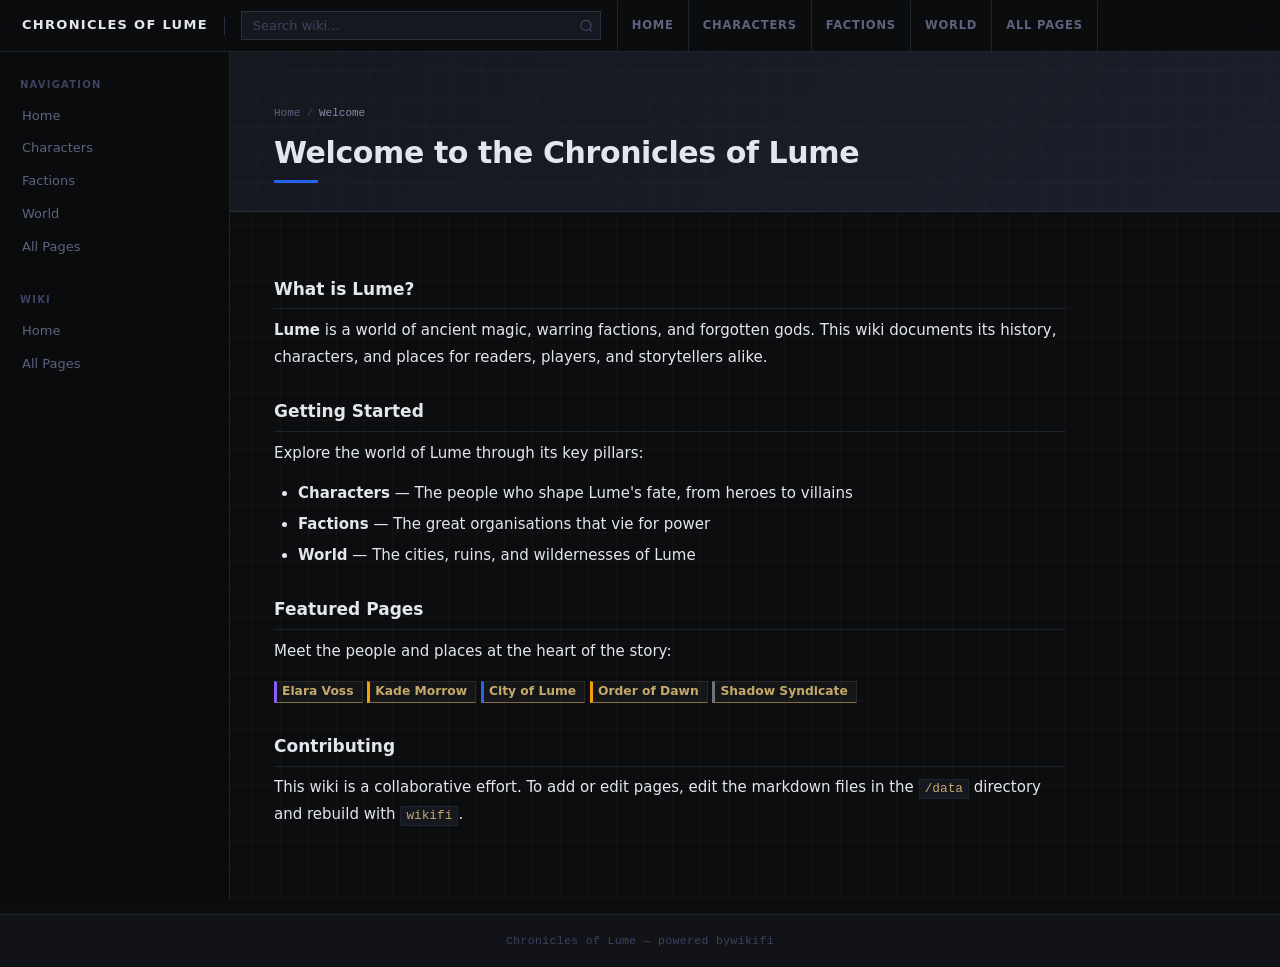
<file: example/wiki/welcome.html>
<!DOCTYPE html>
<html lang="en">
<head>
  <meta charset="UTF-8">
  <meta name="viewport" content="width=device-width, initial-scale=1.0">
  <title>Welcome to the Chronicles of Lume &ndash; Chronicles of Lume</title>
  <meta name="description" content="Lume is a world of ancient magic, warring factions, and forgotten gods. This wiki documents its history, characters, and places for readers, players, and storyt">

  <link rel="stylesheet" href="assets/style.css">
  
</head>
<body>

<header class="wiki-header">
  <div class="wiki-header__inner">
    <a class="wiki-header__logo" href="../index.html">
      
      <span class="wiki-header__title">Chronicles of Lume</span>
    </a>
    <div class="wiki-header__sep"></div>
    <div class="wiki-header__search">
      <div class="search-box">
        <input type="text" id="search-input" class="search-box__input" placeholder="Search wiki…" autocomplete="off">
        <button class="search-box__btn" onclick="wikiSearch.toggle()">
          <svg width="15" height="15" viewBox="0 0 24 24" fill="none" stroke="currentColor" stroke-width="2"><circle cx="11" cy="11" r="8"/><line x1="21" y1="21" x2="16.65" y2="16.65"/></svg>
        </button>
        <div class="search-box__results" id="search-results"></div>
      </div>
    </div>
    <nav class="wiki-header__nav">
      <a class="wiki-header__nav-link" href="../index.html">Home</a><a class="wiki-header__nav-link" href="characters/index.html">Characters</a><a class="wiki-header__nav-link" href="factions/index.html">Factions</a><a class="wiki-header__nav-link" href="world/index.html">World</a><a class="wiki-header__nav-link" href="all-pages.html">All Pages</a>
    </nav>
  </div>
</header>

<div class="wiki-layout">

<aside class="wiki-sidebar">
  <div class="wiki-sidebar__inner">
    <div class="wiki-sidebar__section">
      <span class="wiki-sidebar__section-title">Navigation</span>
      <a class="wiki-sidebar__link" href="../index.html">Home</a><a class="wiki-sidebar__link" href="characters/index.html">Characters</a><a class="wiki-sidebar__link" href="factions/index.html">Factions</a><a class="wiki-sidebar__link" href="world/index.html">World</a><a class="wiki-sidebar__link" href="all-pages.html">All Pages</a>
    </div>
    <div class="wiki-sidebar__section">
      <span class="wiki-sidebar__section-title">Wiki</span>
      <a class="wiki-sidebar__link" href="../index.html">Home</a>
      <a class="wiki-sidebar__link" href="all-pages.html">All Pages</a>
    </div>
    
  </div>
</aside>

<main class="wiki-main">

  <div class="wiki-page-hero wiki-page-hero--no-image" >
    
    <div class="wiki-page-hero__content">
      <nav class="wiki-breadcrumb"><a class="wiki-breadcrumb__item" href="../index.html">Home</a><span class="wiki-breadcrumb__sep">/</span><span class="wiki-breadcrumb__item wiki-breadcrumb__item--active">Welcome</span></nav>
      <h1 class="wiki-page-title" style="--page-accent:#2563eb">
        
        <span>
          Welcome to the Chronicles of Lume
          <span class="wiki-page-title__accent"></span>
        </span>
      </h1>
    </div>
  </div>

  <div class="wiki-main__inner">
    
    
    <div class="wiki-content">
      <h2 id="what-is-lume">What is Lume?</h2>
<p><strong>Lume</strong> is a world of ancient magic, warring factions, and forgotten gods. This wiki documents its history, characters, and places for readers, players, and storytellers alike.</p>
<h2 id="getting-started">Getting Started</h2>
<p>Explore the world of Lume through its key pillars:</p>
<ul>
<li><strong>Characters</strong> — The people who shape Lume's fate, from heroes to villains</li>
<li><strong>Factions</strong> — The great organisations that vie for power</li>
<li><strong>World</strong> — The cities, ruins, and wildernesses of Lume</li>
</ul>
<h2 id="featured-pages">Featured Pages</h2>
<p>Meet the people and places at the heart of the story:</p>
<p><a href="characters/elara.html" class="wiki-kw" style="--kw-color:#8b5cf6" title="Elara Voss"><span class="wiki-kw__label">Elara Voss</span></a> <a href="characters/kade.html" class="wiki-kw" style="--kw-color:#f59e0b" title="Kade Morrow"><span class="wiki-kw__label">Kade Morrow</span></a> <a href="world/city-of-lume.html" class="wiki-kw" style="--kw-color:#2563eb" title="City of Lume"><span class="wiki-kw__label">City of Lume</span></a> <a href="factions/order-of-dawn.html" class="wiki-kw" style="--kw-color:#f59e0b" title="Order of Dawn"><span class="wiki-kw__label">Order of Dawn</span></a> <a href="factions/shadow-syndicate.html" class="wiki-kw" style="--kw-color:#6b7280" title="Shadow Syndicate"><span class="wiki-kw__label">Shadow Syndicate</span></a></p>
<h2 id="contributing">Contributing</h2>
<p>This wiki is a collaborative effort. To add or edit pages, edit the markdown files in the <code>/data</code> directory and rebuild with <code>wikifi</code>.</p>
    </div>
  </div>


</main>
</div>

<footer class="wiki-footer">
  <div class="wiki-footer__inner">
    Chronicles of Lume &mdash; powered by <a href="https://github.com/wikifi/wikifi" target="_blank">wikifi</a>
  </div>
</footer>

<script>
  window.WIKI_ASSETS = "";
</script>
<script src="assets/wiki.js"></script>
</body>
</html>
</file>
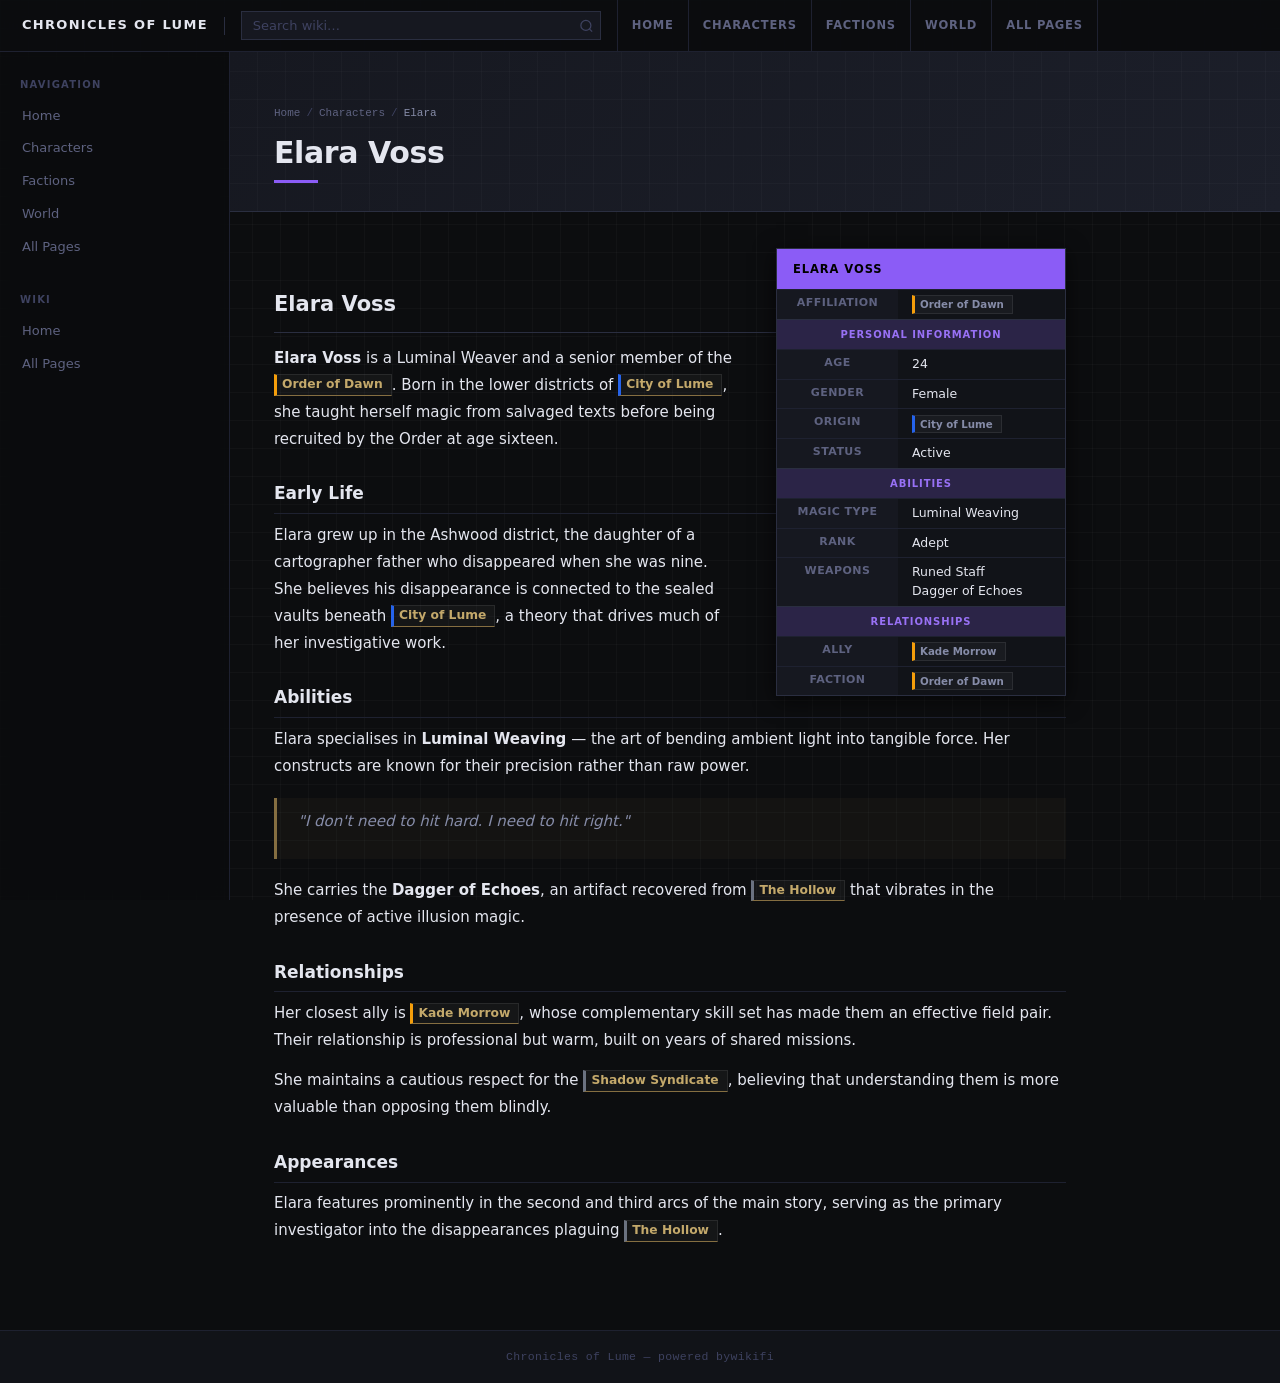
<file: example/wiki/characters/elara.html>
<!DOCTYPE html>
<html lang="en">
<head>
  <meta charset="UTF-8">
  <meta name="viewport" content="width=device-width, initial-scale=1.0">
  <title>Elara Voss &ndash; Chronicles of Lume</title>
  <meta name="description" content="Elara Voss is a Luminal Weaver and a senior member of the Order Of Dawn. Born in the lower districts of City Of Lume, she taught herself magic from salvaged tex">

  <link rel="stylesheet" href="../assets/style.css">
  
</head>
<body>

<header class="wiki-header">
  <div class="wiki-header__inner">
    <a class="wiki-header__logo" href="../../index.html">
      
      <span class="wiki-header__title">Chronicles of Lume</span>
    </a>
    <div class="wiki-header__sep"></div>
    <div class="wiki-header__search">
      <div class="search-box">
        <input type="text" id="search-input" class="search-box__input" placeholder="Search wiki…" autocomplete="off">
        <button class="search-box__btn" onclick="wikiSearch.toggle()">
          <svg width="15" height="15" viewBox="0 0 24 24" fill="none" stroke="currentColor" stroke-width="2"><circle cx="11" cy="11" r="8"/><line x1="21" y1="21" x2="16.65" y2="16.65"/></svg>
        </button>
        <div class="search-box__results" id="search-results"></div>
      </div>
    </div>
    <nav class="wiki-header__nav">
      <a class="wiki-header__nav-link" href="../../index.html">Home</a><a class="wiki-header__nav-link" href="../characters/index.html">Characters</a><a class="wiki-header__nav-link" href="../factions/index.html">Factions</a><a class="wiki-header__nav-link" href="../world/index.html">World</a><a class="wiki-header__nav-link" href="../all-pages.html">All Pages</a>
    </nav>
  </div>
</header>

<div class="wiki-layout">

<aside class="wiki-sidebar">
  <div class="wiki-sidebar__inner">
    <div class="wiki-sidebar__section">
      <span class="wiki-sidebar__section-title">Navigation</span>
      <a class="wiki-sidebar__link" href="../../index.html">Home</a><a class="wiki-sidebar__link" href="../characters/index.html">Characters</a><a class="wiki-sidebar__link" href="../factions/index.html">Factions</a><a class="wiki-sidebar__link" href="../world/index.html">World</a><a class="wiki-sidebar__link" href="../all-pages.html">All Pages</a>
    </div>
    <div class="wiki-sidebar__section">
      <span class="wiki-sidebar__section-title">Wiki</span>
      <a class="wiki-sidebar__link" href="../../index.html">Home</a>
      <a class="wiki-sidebar__link" href="../all-pages.html">All Pages</a>
    </div>
    
  </div>
</aside>

<main class="wiki-main">

  <div class="wiki-page-hero wiki-page-hero--no-image" >
    
    <div class="wiki-page-hero__content">
      <nav class="wiki-breadcrumb"><a class="wiki-breadcrumb__item" href="../../index.html">Home</a><span class="wiki-breadcrumb__sep">/</span><a class="wiki-breadcrumb__item" href="../index.html">Characters</a><span class="wiki-breadcrumb__sep">/</span><span class="wiki-breadcrumb__item wiki-breadcrumb__item--active">Elara</span></nav>
      <h1 class="wiki-page-title" style="--page-accent:#8b5cf6">
        
        <span>
          Elara Voss
          <span class="wiki-page-title__accent"></span>
        </span>
      </h1>
    </div>
  </div>

  <div class="wiki-main__inner">
    <aside class="infobox" style="--infobox-color:#8b5cf6"><div class="infobox__header" style="background:#8b5cf6">Elara Voss</div><div class="infobox__imgs"></div><table class="infobox__table"><tbody><tr><th>Affiliation</th><td><a href="../factions/order-of-dawn.html" class="wiki-kw" style="--kw-color:#f59e0b" title="Order of Dawn"><span class="wiki-kw__label">Order of Dawn</span></a></td></tr>
<tr class="infobox__cat-row"><th colspan="2">Personal Information</th></tr>
<tr><th>Age</th><td>24</td></tr>
<tr><th>Gender</th><td>Female</td></tr>
<tr><th>Origin</th><td><a href="../world/city-of-lume.html" class="wiki-kw" style="--kw-color:#2563eb" title="City of Lume"><span class="wiki-kw__label">City of Lume</span></a></td></tr>
<tr><th>Status</th><td>Active</td></tr>
<tr class="infobox__cat-row"><th colspan="2">Abilities</th></tr>
<tr><th>Magic Type</th><td>Luminal Weaving</td></tr>
<tr><th>Rank</th><td>Adept</td></tr>
<tr><th>Weapons</th><td>Runed Staff<br>Dagger of Echoes</td></tr>
<tr class="infobox__cat-row"><th colspan="2">Relationships</th></tr>
<tr><th>Ally</th><td><a href="../characters/kade.html" class="wiki-kw" style="--kw-color:#f59e0b" title="Kade Morrow"><span class="wiki-kw__label">Kade Morrow</span></a></td></tr>
<tr><th>Faction</th><td><a href="../factions/order-of-dawn.html" class="wiki-kw" style="--kw-color:#f59e0b" title="Order of Dawn"><span class="wiki-kw__label">Order of Dawn</span></a></td></tr>
</tbody></table></aside>
    
    <div class="wiki-content">
      <h1 id="elara-voss">Elara Voss</h1>
<p><strong>Elara Voss</strong> is a Luminal Weaver and a senior member of the <a href="../factions/order-of-dawn.html" class="wiki-kw" style="--kw-color:#f59e0b" title="Order of Dawn"><span class="wiki-kw__label">Order of Dawn</span></a>. Born in the lower districts of <a href="../world/city-of-lume.html" class="wiki-kw" style="--kw-color:#2563eb" title="City of Lume"><span class="wiki-kw__label">City of Lume</span></a>, she taught herself magic from salvaged texts before being recruited by the Order at age sixteen.</p>
<h2 id="early-life">Early Life</h2>
<p>Elara grew up in the Ashwood district, the daughter of a cartographer father who disappeared when she was nine. She believes his disappearance is connected to the sealed vaults beneath <a href="../world/city-of-lume.html" class="wiki-kw" style="--kw-color:#2563eb" title="City of Lume"><span class="wiki-kw__label">City of Lume</span></a>, a theory that drives much of her investigative work.</p>
<h2 id="abilities">Abilities</h2>
<p>Elara specialises in <strong>Luminal Weaving</strong> — the art of bending ambient light into tangible force. Her constructs are known for their precision rather than raw power.</p>
<blockquote>
<p>"I don't need to hit hard. I need to hit <em>right</em>."</p>
</blockquote>
<p>She carries the <strong>Dagger of Echoes</strong>, an artifact recovered from <a href="../world/the-hollow.html" class="wiki-kw" style="--kw-color:#6b7280" title="The Hollow"><span class="wiki-kw__label">The Hollow</span></a> that vibrates in the presence of active illusion magic.</p>
<h2 id="relationships">Relationships</h2>
<p>Her closest ally is <a href="../characters/kade.html" class="wiki-kw" style="--kw-color:#f59e0b" title="Kade Morrow"><span class="wiki-kw__label">Kade Morrow</span></a>, whose complementary skill set has made them an effective field pair. Their relationship is professional but warm, built on years of shared missions.</p>
<p>She maintains a cautious respect for the <a href="../factions/shadow-syndicate.html" class="wiki-kw" style="--kw-color:#6b7280" title="Shadow Syndicate"><span class="wiki-kw__label">Shadow Syndicate</span></a>, believing that understanding them is more valuable than opposing them blindly.</p>
<h2 id="appearances">Appearances</h2>
<p>Elara features prominently in the second and third arcs of the main story, serving as the primary investigator into the disappearances plaguing <a href="../world/the-hollow.html" class="wiki-kw" style="--kw-color:#6b7280" title="The Hollow"><span class="wiki-kw__label">The Hollow</span></a>.</p>
    </div>
  </div>


</main>
</div>

<footer class="wiki-footer">
  <div class="wiki-footer__inner">
    Chronicles of Lume &mdash; powered by <a href="https://github.com/wikifi/wikifi" target="_blank">wikifi</a>
  </div>
</footer>

<script>
  window.WIKI_ASSETS = "../";
</script>
<script src="../assets/wiki.js"></script>
</body>
</html>
</file>
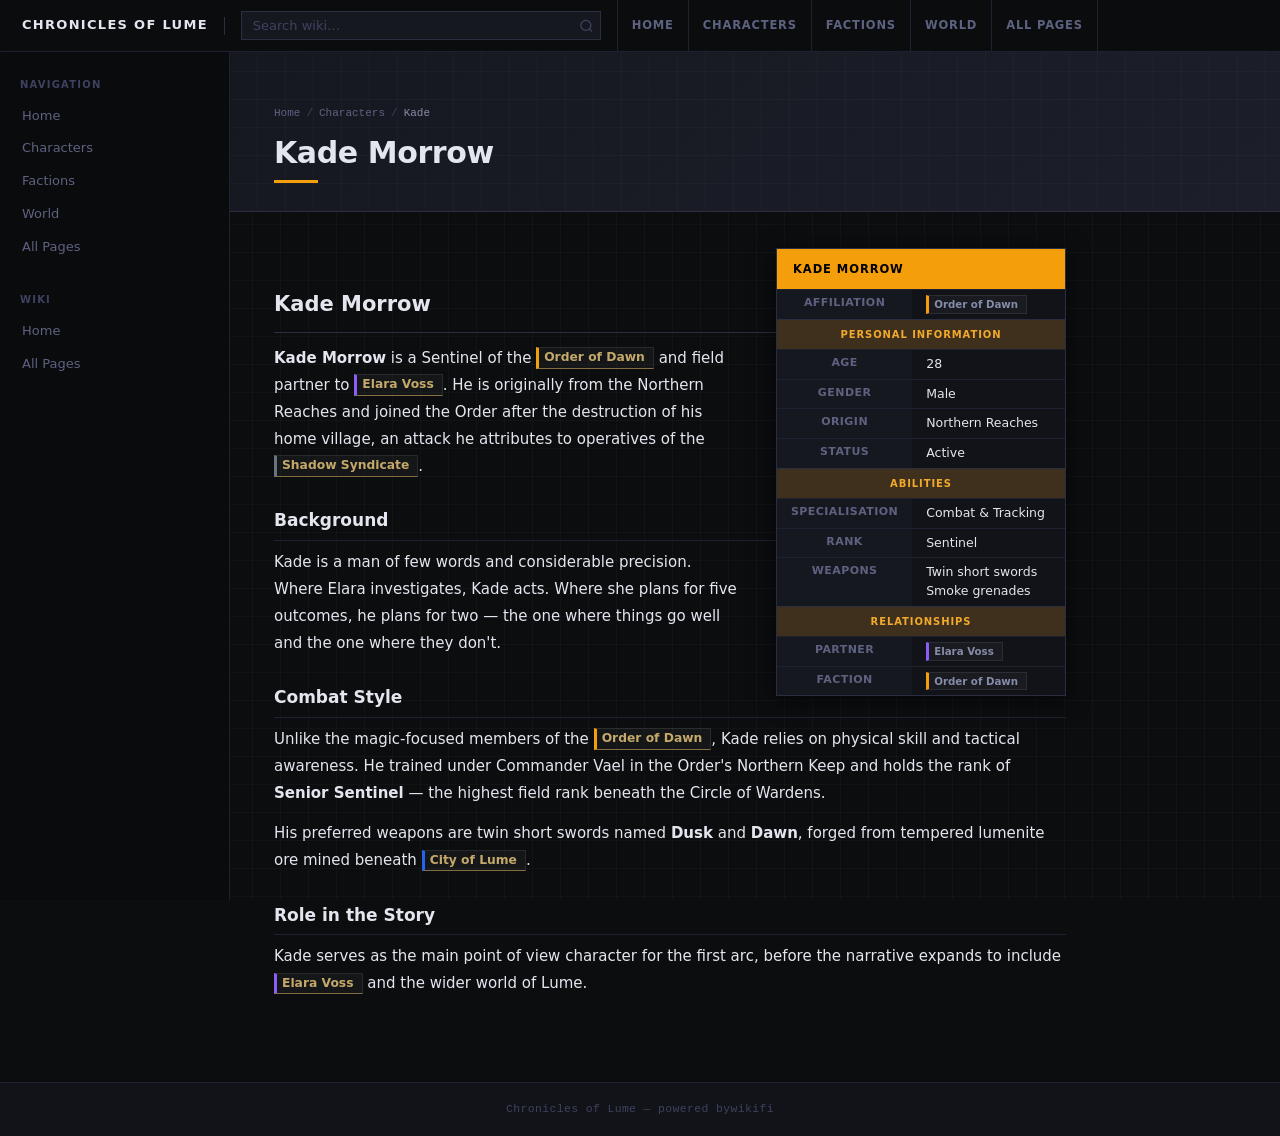
<file: example/wiki/characters/kade.html>
<!DOCTYPE html>
<html lang="en">
<head>
  <meta charset="UTF-8">
  <meta name="viewport" content="width=device-width, initial-scale=1.0">
  <title>Kade Morrow &ndash; Chronicles of Lume</title>
  <meta name="description" content="Kade Morrow is a Sentinel of the Order Of Dawn and field partner to Elara. He is originally from the Northern Reaches and joined the Order after the destruction">

  <link rel="stylesheet" href="../assets/style.css">
  
</head>
<body>

<header class="wiki-header">
  <div class="wiki-header__inner">
    <a class="wiki-header__logo" href="../../index.html">
      
      <span class="wiki-header__title">Chronicles of Lume</span>
    </a>
    <div class="wiki-header__sep"></div>
    <div class="wiki-header__search">
      <div class="search-box">
        <input type="text" id="search-input" class="search-box__input" placeholder="Search wiki…" autocomplete="off">
        <button class="search-box__btn" onclick="wikiSearch.toggle()">
          <svg width="15" height="15" viewBox="0 0 24 24" fill="none" stroke="currentColor" stroke-width="2"><circle cx="11" cy="11" r="8"/><line x1="21" y1="21" x2="16.65" y2="16.65"/></svg>
        </button>
        <div class="search-box__results" id="search-results"></div>
      </div>
    </div>
    <nav class="wiki-header__nav">
      <a class="wiki-header__nav-link" href="../../index.html">Home</a><a class="wiki-header__nav-link" href="../characters/index.html">Characters</a><a class="wiki-header__nav-link" href="../factions/index.html">Factions</a><a class="wiki-header__nav-link" href="../world/index.html">World</a><a class="wiki-header__nav-link" href="../all-pages.html">All Pages</a>
    </nav>
  </div>
</header>

<div class="wiki-layout">

<aside class="wiki-sidebar">
  <div class="wiki-sidebar__inner">
    <div class="wiki-sidebar__section">
      <span class="wiki-sidebar__section-title">Navigation</span>
      <a class="wiki-sidebar__link" href="../../index.html">Home</a><a class="wiki-sidebar__link" href="../characters/index.html">Characters</a><a class="wiki-sidebar__link" href="../factions/index.html">Factions</a><a class="wiki-sidebar__link" href="../world/index.html">World</a><a class="wiki-sidebar__link" href="../all-pages.html">All Pages</a>
    </div>
    <div class="wiki-sidebar__section">
      <span class="wiki-sidebar__section-title">Wiki</span>
      <a class="wiki-sidebar__link" href="../../index.html">Home</a>
      <a class="wiki-sidebar__link" href="../all-pages.html">All Pages</a>
    </div>
    
  </div>
</aside>

<main class="wiki-main">

  <div class="wiki-page-hero wiki-page-hero--no-image" >
    
    <div class="wiki-page-hero__content">
      <nav class="wiki-breadcrumb"><a class="wiki-breadcrumb__item" href="../../index.html">Home</a><span class="wiki-breadcrumb__sep">/</span><a class="wiki-breadcrumb__item" href="../index.html">Characters</a><span class="wiki-breadcrumb__sep">/</span><span class="wiki-breadcrumb__item wiki-breadcrumb__item--active">Kade</span></nav>
      <h1 class="wiki-page-title" style="--page-accent:#f59e0b">
        
        <span>
          Kade Morrow
          <span class="wiki-page-title__accent"></span>
        </span>
      </h1>
    </div>
  </div>

  <div class="wiki-main__inner">
    <aside class="infobox" style="--infobox-color:#f59e0b"><div class="infobox__header" style="background:#f59e0b">Kade Morrow</div><div class="infobox__imgs"></div><table class="infobox__table"><tbody><tr><th>Affiliation</th><td><a href="../factions/order-of-dawn.html" class="wiki-kw" style="--kw-color:#f59e0b" title="Order of Dawn"><span class="wiki-kw__label">Order of Dawn</span></a></td></tr>
<tr class="infobox__cat-row"><th colspan="2">Personal Information</th></tr>
<tr><th>Age</th><td>28</td></tr>
<tr><th>Gender</th><td>Male</td></tr>
<tr><th>Origin</th><td>Northern Reaches</td></tr>
<tr><th>Status</th><td>Active</td></tr>
<tr class="infobox__cat-row"><th colspan="2">Abilities</th></tr>
<tr><th>Specialisation</th><td>Combat & Tracking</td></tr>
<tr><th>Rank</th><td>Sentinel</td></tr>
<tr><th>Weapons</th><td>Twin short swords<br>Smoke grenades</td></tr>
<tr class="infobox__cat-row"><th colspan="2">Relationships</th></tr>
<tr><th>Partner</th><td><a href="../characters/elara.html" class="wiki-kw" style="--kw-color:#8b5cf6" title="Elara Voss"><span class="wiki-kw__label">Elara Voss</span></a></td></tr>
<tr><th>Faction</th><td><a href="../factions/order-of-dawn.html" class="wiki-kw" style="--kw-color:#f59e0b" title="Order of Dawn"><span class="wiki-kw__label">Order of Dawn</span></a></td></tr>
</tbody></table></aside>
    
    <div class="wiki-content">
      <h1 id="kade-morrow">Kade Morrow</h1>
<p><strong>Kade Morrow</strong> is a Sentinel of the <a href="../factions/order-of-dawn.html" class="wiki-kw" style="--kw-color:#f59e0b" title="Order of Dawn"><span class="wiki-kw__label">Order of Dawn</span></a> and field partner to <a href="../characters/elara.html" class="wiki-kw" style="--kw-color:#8b5cf6" title="Elara Voss"><span class="wiki-kw__label">Elara Voss</span></a>. He is originally from the Northern Reaches and joined the Order after the destruction of his home village, an attack he attributes to operatives of the <a href="../factions/shadow-syndicate.html" class="wiki-kw" style="--kw-color:#6b7280" title="Shadow Syndicate"><span class="wiki-kw__label">Shadow Syndicate</span></a>.</p>
<h2 id="background">Background</h2>
<p>Kade is a man of few words and considerable precision. Where Elara investigates, Kade acts. Where she plans for five outcomes, he plans for two — the one where things go well and the one where they don't.</p>
<h2 id="combat-style">Combat Style</h2>
<p>Unlike the magic-focused members of the <a href="../factions/order-of-dawn.html" class="wiki-kw" style="--kw-color:#f59e0b" title="Order of Dawn"><span class="wiki-kw__label">Order of Dawn</span></a>, Kade relies on physical skill and tactical awareness. He trained under Commander Vael in the Order's Northern Keep and holds the rank of <strong>Senior Sentinel</strong> — the highest field rank beneath the Circle of Wardens.</p>
<p>His preferred weapons are twin short swords named <strong>Dusk</strong> and <strong>Dawn</strong>, forged from tempered lumenite ore mined beneath <a href="../world/city-of-lume.html" class="wiki-kw" style="--kw-color:#2563eb" title="City of Lume"><span class="wiki-kw__label">City of Lume</span></a>.</p>
<h2 id="role-in-the-story">Role in the Story</h2>
<p>Kade serves as the main point of view character for the first arc, before the narrative expands to include <a href="../characters/elara.html" class="wiki-kw" style="--kw-color:#8b5cf6" title="Elara Voss"><span class="wiki-kw__label">Elara Voss</span></a> and the wider world of Lume.</p>
    </div>
  </div>


</main>
</div>

<footer class="wiki-footer">
  <div class="wiki-footer__inner">
    Chronicles of Lume &mdash; powered by <a href="https://github.com/wikifi/wikifi" target="_blank">wikifi</a>
  </div>
</footer>

<script>
  window.WIKI_ASSETS = "../";
</script>
<script src="../assets/wiki.js"></script>
</body>
</html>
</file>
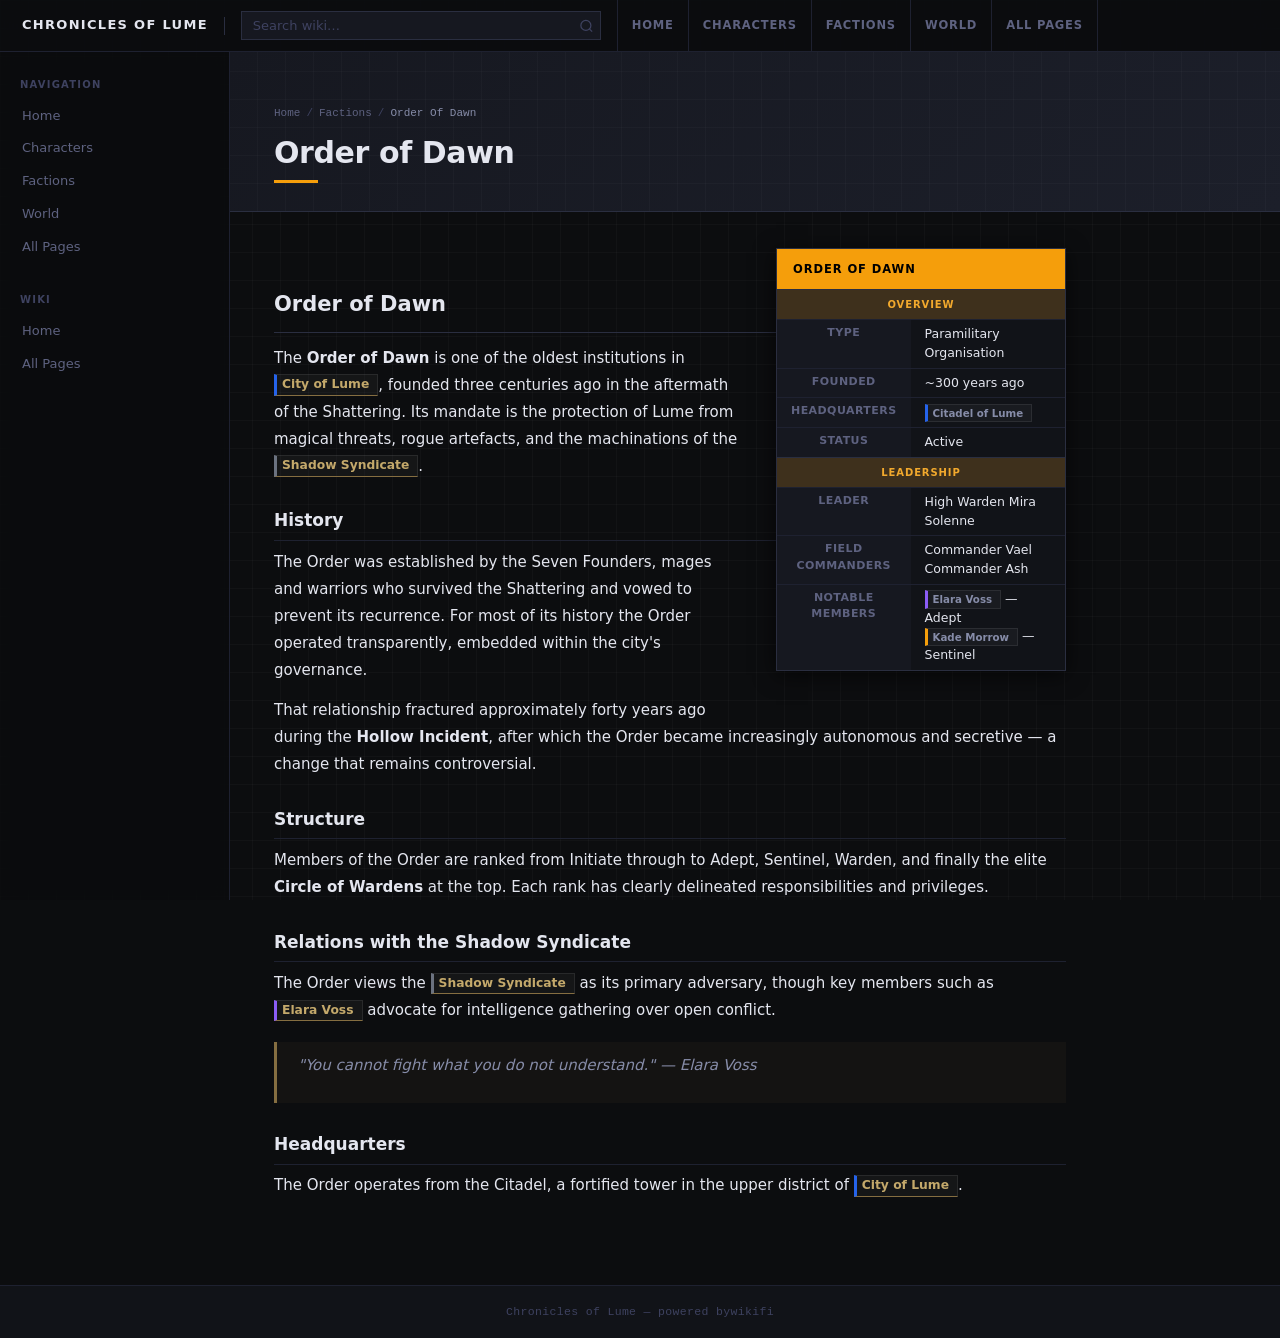
<file: example/wiki/factions/order-of-dawn.html>
<!DOCTYPE html>
<html lang="en">
<head>
  <meta charset="UTF-8">
  <meta name="viewport" content="width=device-width, initial-scale=1.0">
  <title>Order of Dawn &ndash; Chronicles of Lume</title>
  <meta name="description" content="The Order of Dawn is one of the oldest institutions in City Of Lume, founded three centuries ago in the aftermath of the Shattering. Its mandate is the protecti">

  <link rel="stylesheet" href="../assets/style.css">
  
</head>
<body>

<header class="wiki-header">
  <div class="wiki-header__inner">
    <a class="wiki-header__logo" href="../../index.html">
      
      <span class="wiki-header__title">Chronicles of Lume</span>
    </a>
    <div class="wiki-header__sep"></div>
    <div class="wiki-header__search">
      <div class="search-box">
        <input type="text" id="search-input" class="search-box__input" placeholder="Search wiki…" autocomplete="off">
        <button class="search-box__btn" onclick="wikiSearch.toggle()">
          <svg width="15" height="15" viewBox="0 0 24 24" fill="none" stroke="currentColor" stroke-width="2"><circle cx="11" cy="11" r="8"/><line x1="21" y1="21" x2="16.65" y2="16.65"/></svg>
        </button>
        <div class="search-box__results" id="search-results"></div>
      </div>
    </div>
    <nav class="wiki-header__nav">
      <a class="wiki-header__nav-link" href="../../index.html">Home</a><a class="wiki-header__nav-link" href="../characters/index.html">Characters</a><a class="wiki-header__nav-link" href="../factions/index.html">Factions</a><a class="wiki-header__nav-link" href="../world/index.html">World</a><a class="wiki-header__nav-link" href="../all-pages.html">All Pages</a>
    </nav>
  </div>
</header>

<div class="wiki-layout">

<aside class="wiki-sidebar">
  <div class="wiki-sidebar__inner">
    <div class="wiki-sidebar__section">
      <span class="wiki-sidebar__section-title">Navigation</span>
      <a class="wiki-sidebar__link" href="../../index.html">Home</a><a class="wiki-sidebar__link" href="../characters/index.html">Characters</a><a class="wiki-sidebar__link" href="../factions/index.html">Factions</a><a class="wiki-sidebar__link" href="../world/index.html">World</a><a class="wiki-sidebar__link" href="../all-pages.html">All Pages</a>
    </div>
    <div class="wiki-sidebar__section">
      <span class="wiki-sidebar__section-title">Wiki</span>
      <a class="wiki-sidebar__link" href="../../index.html">Home</a>
      <a class="wiki-sidebar__link" href="../all-pages.html">All Pages</a>
    </div>
    
  </div>
</aside>

<main class="wiki-main">

  <div class="wiki-page-hero wiki-page-hero--no-image" >
    
    <div class="wiki-page-hero__content">
      <nav class="wiki-breadcrumb"><a class="wiki-breadcrumb__item" href="../../index.html">Home</a><span class="wiki-breadcrumb__sep">/</span><a class="wiki-breadcrumb__item" href="../index.html">Factions</a><span class="wiki-breadcrumb__sep">/</span><span class="wiki-breadcrumb__item wiki-breadcrumb__item--active">Order Of Dawn</span></nav>
      <h1 class="wiki-page-title" style="--page-accent:#f59e0b">
        
        <span>
          Order of Dawn
          <span class="wiki-page-title__accent"></span>
        </span>
      </h1>
    </div>
  </div>

  <div class="wiki-main__inner">
    <aside class="infobox" style="--infobox-color:#f59e0b"><div class="infobox__header" style="background:#f59e0b">Order of Dawn</div><div class="infobox__imgs"></div><table class="infobox__table"><tbody><tr class="infobox__cat-row"><th colspan="2">Overview</th></tr>
<tr><th>Type</th><td>Paramilitary Organisation</td></tr>
<tr><th>Founded</th><td>~300 years ago</td></tr>
<tr><th>Headquarters</th><td><a href="../world/city-of-lume.html" class="wiki-kw" style="--kw-color:#2563eb" title="Citadel of Lume"><span class="wiki-kw__label">Citadel of Lume</span></a></td></tr>
<tr><th>Status</th><td>Active</td></tr>
<tr class="infobox__cat-row"><th colspan="2">Leadership</th></tr>
<tr><th>Leader</th><td>High Warden Mira Solenne</td></tr>
<tr><th>Field Commanders</th><td>Commander Vael<br>Commander Ash</td></tr>
<tr><th>Notable Members</th><td><a href="../characters/elara.html" class="wiki-kw" style="--kw-color:#8b5cf6" title="Elara Voss"><span class="wiki-kw__label">Elara Voss</span></a> — Adept<br><a href="../characters/kade.html" class="wiki-kw" style="--kw-color:#f59e0b" title="Kade Morrow"><span class="wiki-kw__label">Kade Morrow</span></a> — Sentinel</td></tr>
</tbody></table></aside>
    
    <div class="wiki-content">
      <h1 id="order-of-dawn">Order of Dawn</h1>
<p>The <strong>Order of Dawn</strong> is one of the oldest institutions in <a href="../world/city-of-lume.html" class="wiki-kw" style="--kw-color:#2563eb" title="City of Lume"><span class="wiki-kw__label">City of Lume</span></a>, founded three centuries ago in the aftermath of the Shattering. Its mandate is the protection of Lume from magical threats, rogue artefacts, and the machinations of the <a href="../factions/shadow-syndicate.html" class="wiki-kw" style="--kw-color:#6b7280" title="Shadow Syndicate"><span class="wiki-kw__label">Shadow Syndicate</span></a>.</p>
<h2 id="history">History</h2>
<p>The Order was established by the Seven Founders, mages and warriors who survived the Shattering and vowed to prevent its recurrence. For most of its history the Order operated transparently, embedded within the city's governance.</p>
<p>That relationship fractured approximately forty years ago during the <strong>Hollow Incident</strong>, after which the Order became increasingly autonomous and secretive — a change that remains controversial.</p>
<h2 id="structure">Structure</h2>
<p>Members of the Order are ranked from Initiate through to Adept, Sentinel, Warden, and finally the elite <strong>Circle of Wardens</strong> at the top. Each rank has clearly delineated responsibilities and privileges.</p>
<h2 id="relations-with-the-shadow-syndicate">Relations with the Shadow Syndicate</h2>
<p>The Order views the <a href="../factions/shadow-syndicate.html" class="wiki-kw" style="--kw-color:#6b7280" title="Shadow Syndicate"><span class="wiki-kw__label">Shadow Syndicate</span></a> as its primary adversary, though key members such as <a href="../characters/elara.html" class="wiki-kw" style="--kw-color:#8b5cf6" title="Elara Voss"><span class="wiki-kw__label">Elara Voss</span></a> advocate for intelligence gathering over open conflict.</p>
<blockquote>
<p>"You cannot fight what you do not understand." — Elara Voss</p>
</blockquote>
<h2 id="headquarters">Headquarters</h2>
<p>The Order operates from the Citadel, a fortified tower in the upper district of <a href="../world/city-of-lume.html" class="wiki-kw" style="--kw-color:#2563eb" title="City of Lume"><span class="wiki-kw__label">City of Lume</span></a>.</p>
    </div>
  </div>


</main>
</div>

<footer class="wiki-footer">
  <div class="wiki-footer__inner">
    Chronicles of Lume &mdash; powered by <a href="https://github.com/wikifi/wikifi" target="_blank">wikifi</a>
  </div>
</footer>

<script>
  window.WIKI_ASSETS = "../";
</script>
<script src="../assets/wiki.js"></script>
</body>
</html>
</file>
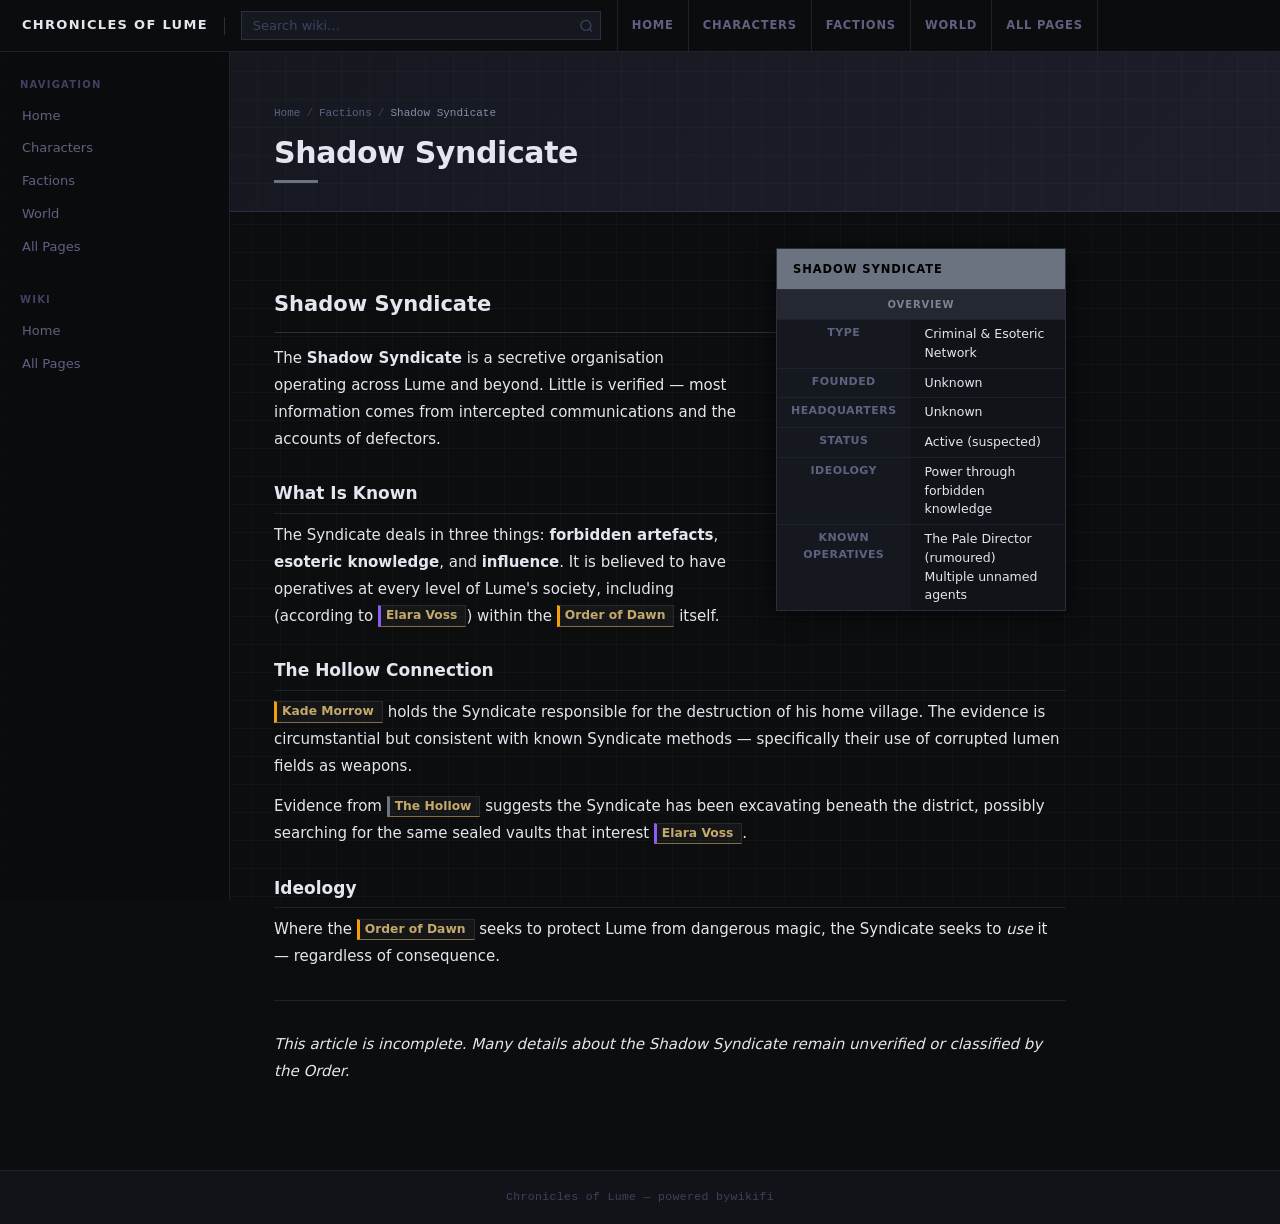
<file: example/wiki/factions/shadow-syndicate.html>
<!DOCTYPE html>
<html lang="en">
<head>
  <meta charset="UTF-8">
  <meta name="viewport" content="width=device-width, initial-scale=1.0">
  <title>Shadow Syndicate &ndash; Chronicles of Lume</title>
  <meta name="description" content="The Shadow Syndicate is a secretive organisation operating across Lume and beyond. Little is verified — most information comes from intercepted communications a">

  <link rel="stylesheet" href="../assets/style.css">
  
</head>
<body>

<header class="wiki-header">
  <div class="wiki-header__inner">
    <a class="wiki-header__logo" href="../../index.html">
      
      <span class="wiki-header__title">Chronicles of Lume</span>
    </a>
    <div class="wiki-header__sep"></div>
    <div class="wiki-header__search">
      <div class="search-box">
        <input type="text" id="search-input" class="search-box__input" placeholder="Search wiki…" autocomplete="off">
        <button class="search-box__btn" onclick="wikiSearch.toggle()">
          <svg width="15" height="15" viewBox="0 0 24 24" fill="none" stroke="currentColor" stroke-width="2"><circle cx="11" cy="11" r="8"/><line x1="21" y1="21" x2="16.65" y2="16.65"/></svg>
        </button>
        <div class="search-box__results" id="search-results"></div>
      </div>
    </div>
    <nav class="wiki-header__nav">
      <a class="wiki-header__nav-link" href="../../index.html">Home</a><a class="wiki-header__nav-link" href="../characters/index.html">Characters</a><a class="wiki-header__nav-link" href="../factions/index.html">Factions</a><a class="wiki-header__nav-link" href="../world/index.html">World</a><a class="wiki-header__nav-link" href="../all-pages.html">All Pages</a>
    </nav>
  </div>
</header>

<div class="wiki-layout">

<aside class="wiki-sidebar">
  <div class="wiki-sidebar__inner">
    <div class="wiki-sidebar__section">
      <span class="wiki-sidebar__section-title">Navigation</span>
      <a class="wiki-sidebar__link" href="../../index.html">Home</a><a class="wiki-sidebar__link" href="../characters/index.html">Characters</a><a class="wiki-sidebar__link" href="../factions/index.html">Factions</a><a class="wiki-sidebar__link" href="../world/index.html">World</a><a class="wiki-sidebar__link" href="../all-pages.html">All Pages</a>
    </div>
    <div class="wiki-sidebar__section">
      <span class="wiki-sidebar__section-title">Wiki</span>
      <a class="wiki-sidebar__link" href="../../index.html">Home</a>
      <a class="wiki-sidebar__link" href="../all-pages.html">All Pages</a>
    </div>
    
  </div>
</aside>

<main class="wiki-main">

  <div class="wiki-page-hero wiki-page-hero--no-image" >
    
    <div class="wiki-page-hero__content">
      <nav class="wiki-breadcrumb"><a class="wiki-breadcrumb__item" href="../../index.html">Home</a><span class="wiki-breadcrumb__sep">/</span><a class="wiki-breadcrumb__item" href="../index.html">Factions</a><span class="wiki-breadcrumb__sep">/</span><span class="wiki-breadcrumb__item wiki-breadcrumb__item--active">Shadow Syndicate</span></nav>
      <h1 class="wiki-page-title" style="--page-accent:#6b7280">
        
        <span>
          Shadow Syndicate
          <span class="wiki-page-title__accent"></span>
        </span>
      </h1>
    </div>
  </div>

  <div class="wiki-main__inner">
    <aside class="infobox" style="--infobox-color:#6b7280"><div class="infobox__header" style="background:#6b7280">Shadow Syndicate</div><div class="infobox__imgs"></div><table class="infobox__table"><tbody><tr class="infobox__cat-row"><th colspan="2">Overview</th></tr>
<tr><th>Type</th><td>Criminal & Esoteric Network</td></tr>
<tr><th>Founded</th><td>Unknown</td></tr>
<tr><th>Headquarters</th><td>Unknown</td></tr>
<tr><th>Status</th><td>Active (suspected)</td></tr>
<tr><th>Ideology</th><td>Power through forbidden knowledge</td></tr>
<tr><th>Known Operatives</th><td>The Pale Director (rumoured)<br>Multiple unnamed agents</td></tr>
</tbody></table></aside>
    
    <div class="wiki-content">
      <h1 id="shadow-syndicate">Shadow Syndicate</h1>
<p>The <strong>Shadow Syndicate</strong> is a secretive organisation operating across Lume and beyond. Little is verified — most information comes from intercepted communications and the accounts of defectors.</p>
<h2 id="what-is-known">What Is Known</h2>
<p>The Syndicate deals in three things: <strong>forbidden artefacts</strong>, <strong>esoteric knowledge</strong>, and <strong>influence</strong>. It is believed to have operatives at every level of Lume's society, including (according to <a href="../characters/elara.html" class="wiki-kw" style="--kw-color:#8b5cf6" title="Elara Voss"><span class="wiki-kw__label">Elara Voss</span></a>) within the <a href="../factions/order-of-dawn.html" class="wiki-kw" style="--kw-color:#f59e0b" title="Order of Dawn"><span class="wiki-kw__label">Order of Dawn</span></a> itself.</p>
<h2 id="the-hollow-connection">The Hollow Connection</h2>
<p><a href="../characters/kade.html" class="wiki-kw" style="--kw-color:#f59e0b" title="Kade Morrow"><span class="wiki-kw__label">Kade Morrow</span></a> holds the Syndicate responsible for the destruction of his home village. The evidence is circumstantial but consistent with known Syndicate methods — specifically their use of corrupted lumen fields as weapons.</p>
<p>Evidence from <a href="../world/the-hollow.html" class="wiki-kw" style="--kw-color:#6b7280" title="The Hollow"><span class="wiki-kw__label">The Hollow</span></a> suggests the Syndicate has been excavating beneath the district, possibly searching for the same sealed vaults that interest <a href="../characters/elara.html" class="wiki-kw" style="--kw-color:#8b5cf6" title="Elara Voss"><span class="wiki-kw__label">Elara Voss</span></a>.</p>
<h2 id="ideology">Ideology</h2>
<p>Where the <a href="../factions/order-of-dawn.html" class="wiki-kw" style="--kw-color:#f59e0b" title="Order of Dawn"><span class="wiki-kw__label">Order of Dawn</span></a> seeks to protect Lume from dangerous magic, the Syndicate seeks to <em>use</em> it — regardless of consequence.</p>
<hr />
<p><em>This article is incomplete. Many details about the Shadow Syndicate remain unverified or classified by the Order.</em></p>
    </div>
  </div>


</main>
</div>

<footer class="wiki-footer">
  <div class="wiki-footer__inner">
    Chronicles of Lume &mdash; powered by <a href="https://github.com/wikifi/wikifi" target="_blank">wikifi</a>
  </div>
</footer>

<script>
  window.WIKI_ASSETS = "../";
</script>
<script src="../assets/wiki.js"></script>
</body>
</html>
</file>
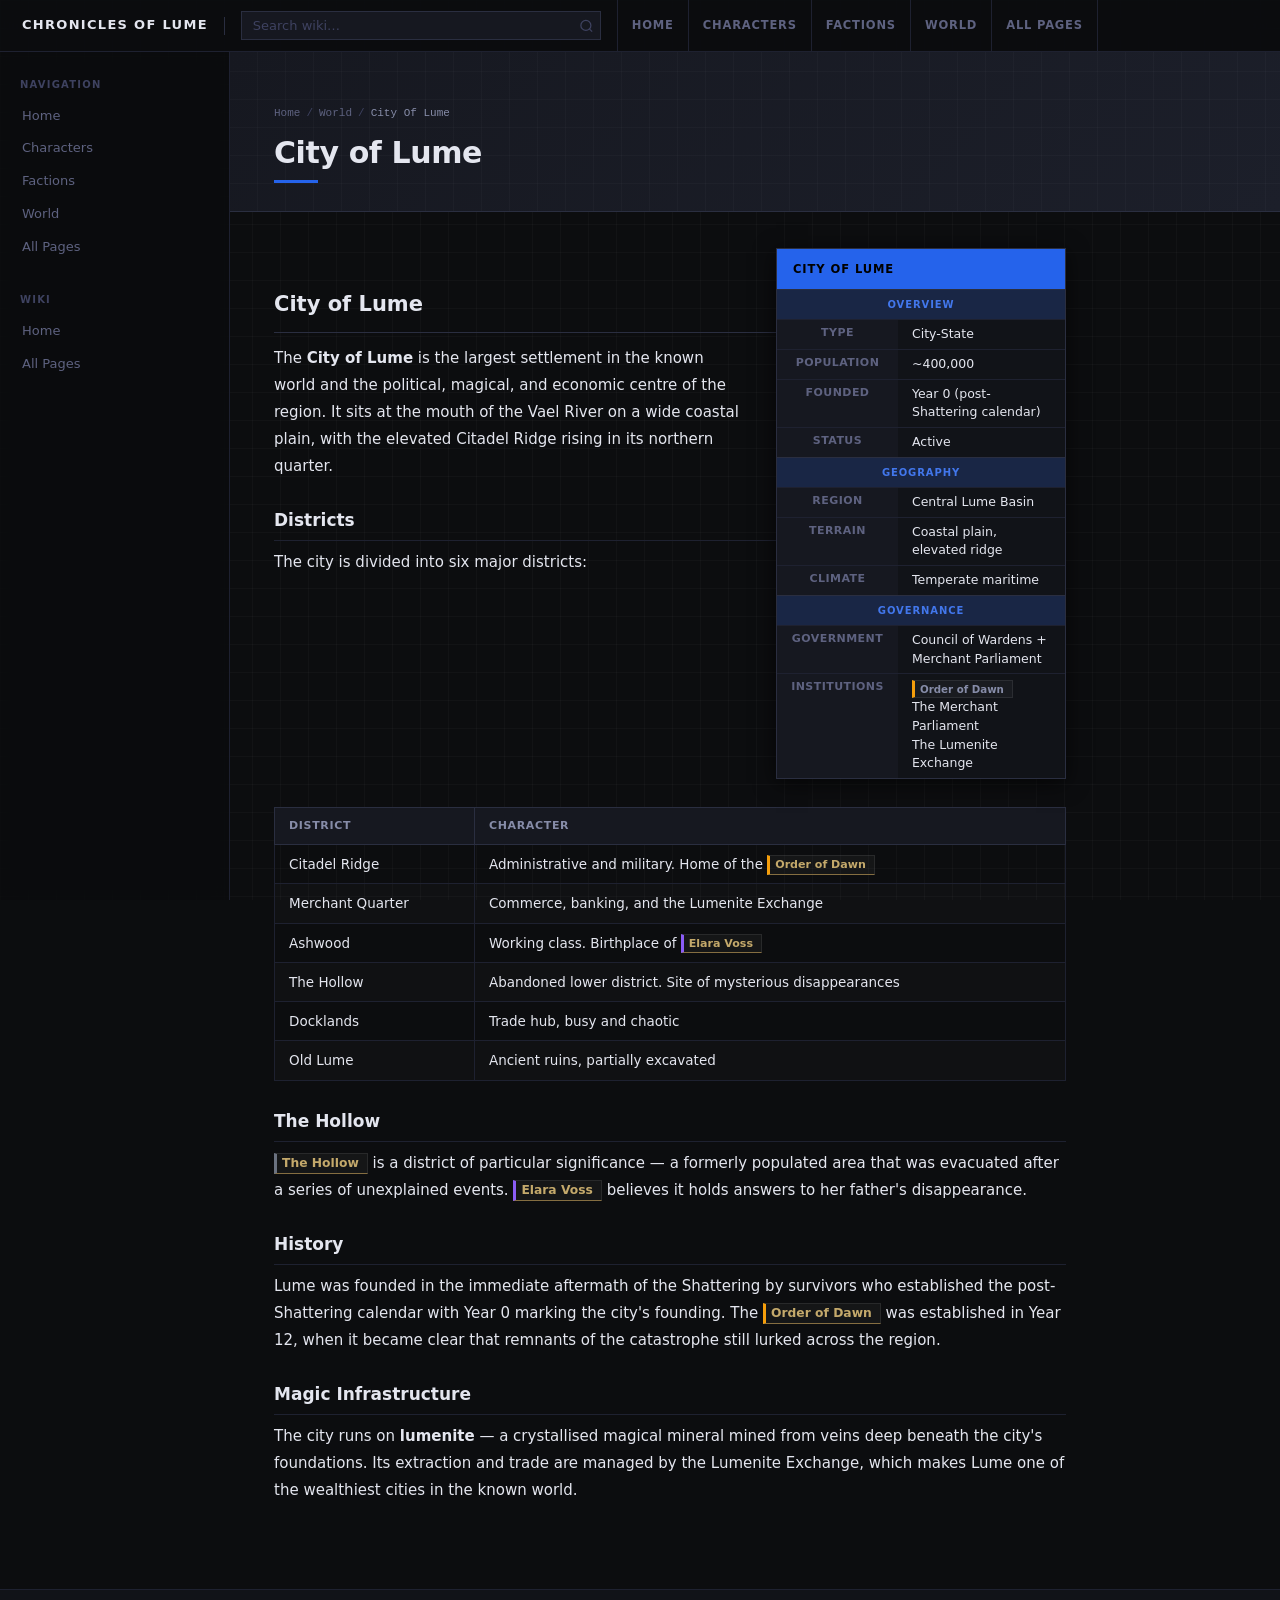
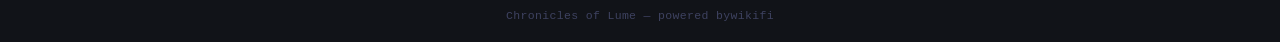
<file: example/wiki/world/city-of-lume.html>
<!DOCTYPE html>
<html lang="en">
<head>
  <meta charset="UTF-8">
  <meta name="viewport" content="width=device-width, initial-scale=1.0">
  <title>City of Lume &ndash; Chronicles of Lume</title>
  <meta name="description" content="The City of Lume is the largest settlement in the known world and the political, magical, and economic centre of the region. It sits at the mouth of the Vael Ri">

  <link rel="stylesheet" href="../assets/style.css">
  
</head>
<body>

<header class="wiki-header">
  <div class="wiki-header__inner">
    <a class="wiki-header__logo" href="../../index.html">
      
      <span class="wiki-header__title">Chronicles of Lume</span>
    </a>
    <div class="wiki-header__sep"></div>
    <div class="wiki-header__search">
      <div class="search-box">
        <input type="text" id="search-input" class="search-box__input" placeholder="Search wiki…" autocomplete="off">
        <button class="search-box__btn" onclick="wikiSearch.toggle()">
          <svg width="15" height="15" viewBox="0 0 24 24" fill="none" stroke="currentColor" stroke-width="2"><circle cx="11" cy="11" r="8"/><line x1="21" y1="21" x2="16.65" y2="16.65"/></svg>
        </button>
        <div class="search-box__results" id="search-results"></div>
      </div>
    </div>
    <nav class="wiki-header__nav">
      <a class="wiki-header__nav-link" href="../../index.html">Home</a><a class="wiki-header__nav-link" href="../characters/index.html">Characters</a><a class="wiki-header__nav-link" href="../factions/index.html">Factions</a><a class="wiki-header__nav-link" href="../world/index.html">World</a><a class="wiki-header__nav-link" href="../all-pages.html">All Pages</a>
    </nav>
  </div>
</header>

<div class="wiki-layout">

<aside class="wiki-sidebar">
  <div class="wiki-sidebar__inner">
    <div class="wiki-sidebar__section">
      <span class="wiki-sidebar__section-title">Navigation</span>
      <a class="wiki-sidebar__link" href="../../index.html">Home</a><a class="wiki-sidebar__link" href="../characters/index.html">Characters</a><a class="wiki-sidebar__link" href="../factions/index.html">Factions</a><a class="wiki-sidebar__link" href="../world/index.html">World</a><a class="wiki-sidebar__link" href="../all-pages.html">All Pages</a>
    </div>
    <div class="wiki-sidebar__section">
      <span class="wiki-sidebar__section-title">Wiki</span>
      <a class="wiki-sidebar__link" href="../../index.html">Home</a>
      <a class="wiki-sidebar__link" href="../all-pages.html">All Pages</a>
    </div>
    
  </div>
</aside>

<main class="wiki-main">

  <div class="wiki-page-hero wiki-page-hero--no-image" >
    
    <div class="wiki-page-hero__content">
      <nav class="wiki-breadcrumb"><a class="wiki-breadcrumb__item" href="../../index.html">Home</a><span class="wiki-breadcrumb__sep">/</span><a class="wiki-breadcrumb__item" href="../index.html">World</a><span class="wiki-breadcrumb__sep">/</span><span class="wiki-breadcrumb__item wiki-breadcrumb__item--active">City Of Lume</span></nav>
      <h1 class="wiki-page-title" style="--page-accent:#2563eb">
        
        <span>
          City of Lume
          <span class="wiki-page-title__accent"></span>
        </span>
      </h1>
    </div>
  </div>

  <div class="wiki-main__inner">
    <aside class="infobox" style="--infobox-color:#2563eb"><div class="infobox__header" style="background:#2563eb">City of Lume</div><div class="infobox__imgs"></div><table class="infobox__table"><tbody><tr class="infobox__cat-row"><th colspan="2">Overview</th></tr>
<tr><th>Type</th><td>City-State</td></tr>
<tr><th>Population</th><td>~400,000</td></tr>
<tr><th>Founded</th><td>Year 0 (post-Shattering calendar)</td></tr>
<tr><th>Status</th><td>Active</td></tr>
<tr class="infobox__cat-row"><th colspan="2">Geography</th></tr>
<tr><th>Region</th><td>Central Lume Basin</td></tr>
<tr><th>Terrain</th><td>Coastal plain, elevated ridge</td></tr>
<tr><th>Climate</th><td>Temperate maritime</td></tr>
<tr class="infobox__cat-row"><th colspan="2">Governance</th></tr>
<tr><th>Government</th><td>Council of Wardens + Merchant Parliament</td></tr>
<tr><th>Institutions</th><td><a href="../factions/order-of-dawn.html" class="wiki-kw" style="--kw-color:#f59e0b" title="Order of Dawn"><span class="wiki-kw__label">Order of Dawn</span></a><br>The Merchant Parliament<br>The Lumenite Exchange</td></tr>
</tbody></table></aside>
    
    <div class="wiki-content">
      <h1 id="city-of-lume">City of Lume</h1>
<p>The <strong>City of Lume</strong> is the largest settlement in the known world and the political, magical, and economic centre of the region. It sits at the mouth of the Vael River on a wide coastal plain, with the elevated Citadel Ridge rising in its northern quarter.</p>
<h2 id="districts">Districts</h2>
<p>The city is divided into six major districts:</p>
<table>
<thead>
<tr>
<th>District</th>
<th>Character</th>
</tr>
</thead>
<tbody>
<tr>
<td>Citadel Ridge</td>
<td>Administrative and military. Home of the <a href="../factions/order-of-dawn.html" class="wiki-kw" style="--kw-color:#f59e0b" title="Order of Dawn"><span class="wiki-kw__label">Order of Dawn</span></a></td>
</tr>
<tr>
<td>Merchant Quarter</td>
<td>Commerce, banking, and the Lumenite Exchange</td>
</tr>
<tr>
<td>Ashwood</td>
<td>Working class. Birthplace of <a href="../characters/elara.html" class="wiki-kw" style="--kw-color:#8b5cf6" title="Elara Voss"><span class="wiki-kw__label">Elara Voss</span></a></td>
</tr>
<tr>
<td>The Hollow</td>
<td>Abandoned lower district. Site of mysterious disappearances</td>
</tr>
<tr>
<td>Docklands</td>
<td>Trade hub, busy and chaotic</td>
</tr>
<tr>
<td>Old Lume</td>
<td>Ancient ruins, partially excavated</td>
</tr>
</tbody>
</table>
<h2 id="the-hollow">The Hollow</h2>
<p><a href="../world/the-hollow.html" class="wiki-kw" style="--kw-color:#6b7280" title="The Hollow"><span class="wiki-kw__label">The Hollow</span></a> is a district of particular significance — a formerly populated area that was evacuated after a series of unexplained events. <a href="../characters/elara.html" class="wiki-kw" style="--kw-color:#8b5cf6" title="Elara Voss"><span class="wiki-kw__label">Elara Voss</span></a> believes it holds answers to her father's disappearance.</p>
<h2 id="history">History</h2>
<p>Lume was founded in the immediate aftermath of the Shattering by survivors who established the post-Shattering calendar with Year 0 marking the city's founding. The <a href="../factions/order-of-dawn.html" class="wiki-kw" style="--kw-color:#f59e0b" title="Order of Dawn"><span class="wiki-kw__label">Order of Dawn</span></a> was established in Year 12, when it became clear that remnants of the catastrophe still lurked across the region.</p>
<h2 id="magic-infrastructure">Magic Infrastructure</h2>
<p>The city runs on <strong>lumenite</strong> — a crystallised magical mineral mined from veins deep beneath the city's foundations. Its extraction and trade are managed by the Lumenite Exchange, which makes Lume one of the wealthiest cities in the known world.</p>
    </div>
  </div>


</main>
</div>

<footer class="wiki-footer">
  <div class="wiki-footer__inner">
    Chronicles of Lume &mdash; powered by <a href="https://github.com/wikifi/wikifi" target="_blank">wikifi</a>
  </div>
</footer>

<script>
  window.WIKI_ASSETS = "../";
</script>
<script src="../assets/wiki.js"></script>
</body>
</html>
</file>
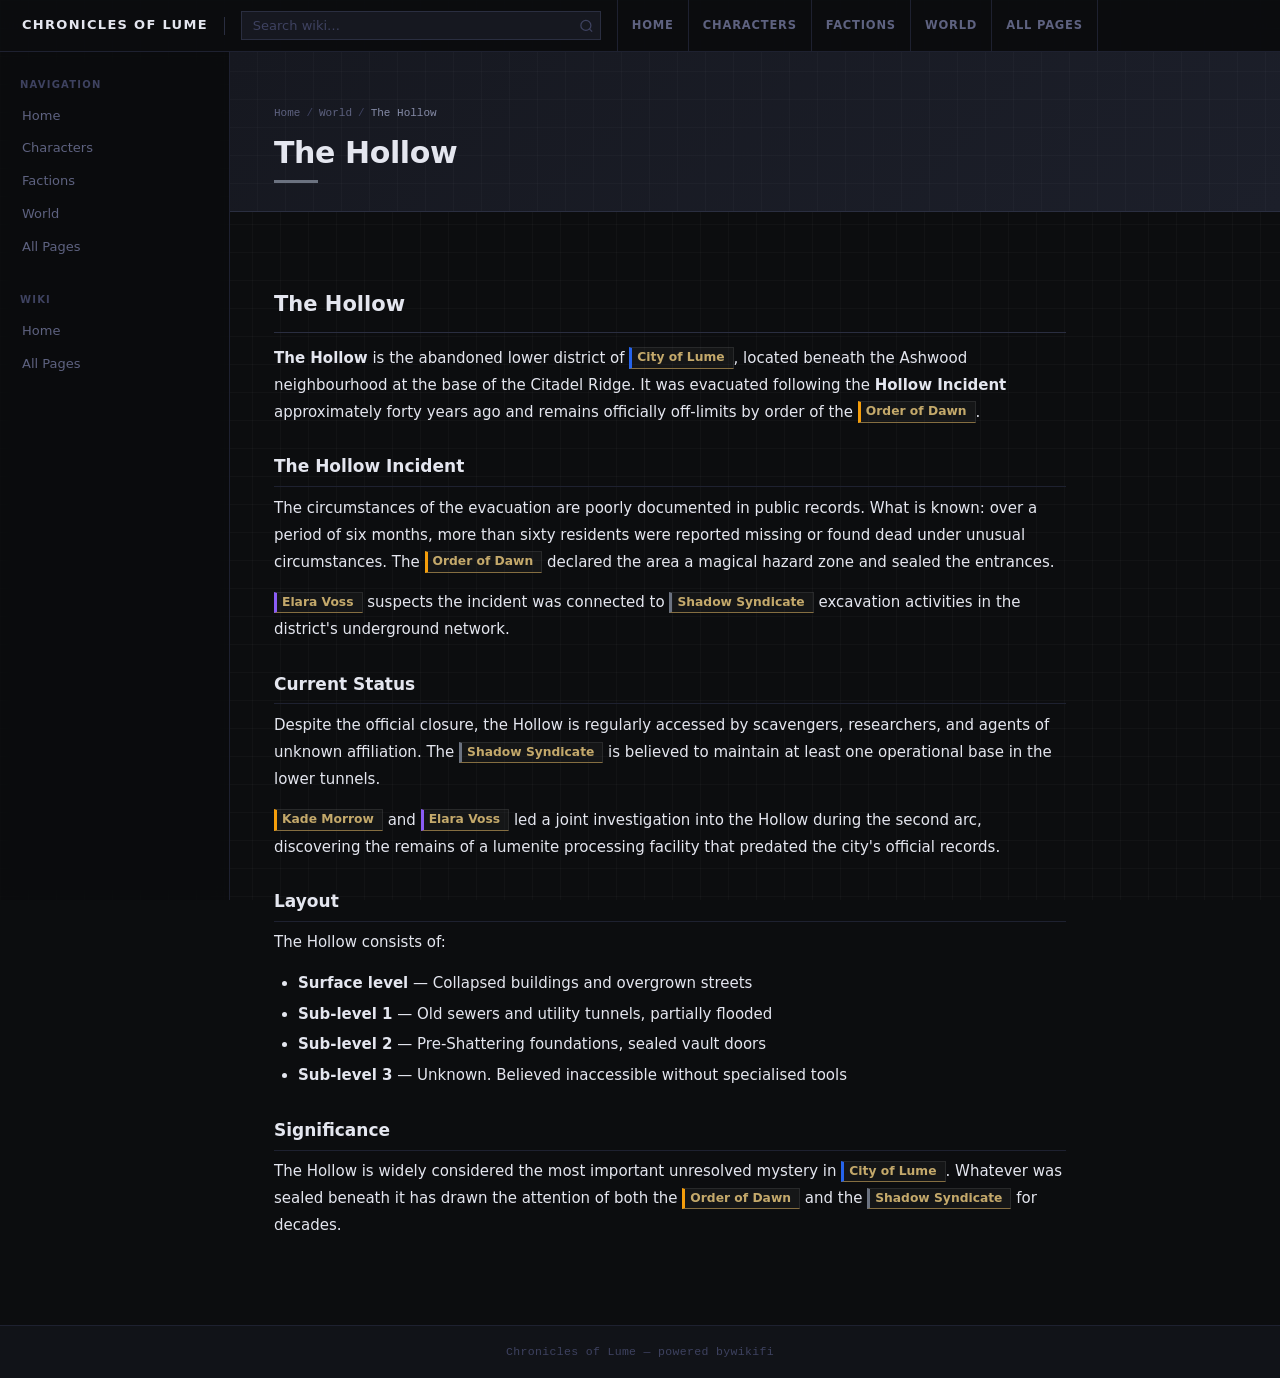
<file: example/wiki/world/the-hollow.html>
<!DOCTYPE html>
<html lang="en">
<head>
  <meta charset="UTF-8">
  <meta name="viewport" content="width=device-width, initial-scale=1.0">
  <title>The Hollow &ndash; Chronicles of Lume</title>
  <meta name="description" content="The Hollow is the abandoned lower district of City Of Lume, located beneath the Ashwood neighbourhood at the base of the Citadel Ridge. It was evacuated followi">

  <link rel="stylesheet" href="../assets/style.css">
  
</head>
<body>

<header class="wiki-header">
  <div class="wiki-header__inner">
    <a class="wiki-header__logo" href="../../index.html">
      
      <span class="wiki-header__title">Chronicles of Lume</span>
    </a>
    <div class="wiki-header__sep"></div>
    <div class="wiki-header__search">
      <div class="search-box">
        <input type="text" id="search-input" class="search-box__input" placeholder="Search wiki…" autocomplete="off">
        <button class="search-box__btn" onclick="wikiSearch.toggle()">
          <svg width="15" height="15" viewBox="0 0 24 24" fill="none" stroke="currentColor" stroke-width="2"><circle cx="11" cy="11" r="8"/><line x1="21" y1="21" x2="16.65" y2="16.65"/></svg>
        </button>
        <div class="search-box__results" id="search-results"></div>
      </div>
    </div>
    <nav class="wiki-header__nav">
      <a class="wiki-header__nav-link" href="../../index.html">Home</a><a class="wiki-header__nav-link" href="../characters/index.html">Characters</a><a class="wiki-header__nav-link" href="../factions/index.html">Factions</a><a class="wiki-header__nav-link" href="../world/index.html">World</a><a class="wiki-header__nav-link" href="../all-pages.html">All Pages</a>
    </nav>
  </div>
</header>

<div class="wiki-layout">

<aside class="wiki-sidebar">
  <div class="wiki-sidebar__inner">
    <div class="wiki-sidebar__section">
      <span class="wiki-sidebar__section-title">Navigation</span>
      <a class="wiki-sidebar__link" href="../../index.html">Home</a><a class="wiki-sidebar__link" href="../characters/index.html">Characters</a><a class="wiki-sidebar__link" href="../factions/index.html">Factions</a><a class="wiki-sidebar__link" href="../world/index.html">World</a><a class="wiki-sidebar__link" href="../all-pages.html">All Pages</a>
    </div>
    <div class="wiki-sidebar__section">
      <span class="wiki-sidebar__section-title">Wiki</span>
      <a class="wiki-sidebar__link" href="../../index.html">Home</a>
      <a class="wiki-sidebar__link" href="../all-pages.html">All Pages</a>
    </div>
    
  </div>
</aside>

<main class="wiki-main">

  <div class="wiki-page-hero wiki-page-hero--no-image" >
    
    <div class="wiki-page-hero__content">
      <nav class="wiki-breadcrumb"><a class="wiki-breadcrumb__item" href="../../index.html">Home</a><span class="wiki-breadcrumb__sep">/</span><a class="wiki-breadcrumb__item" href="../index.html">World</a><span class="wiki-breadcrumb__sep">/</span><span class="wiki-breadcrumb__item wiki-breadcrumb__item--active">The Hollow</span></nav>
      <h1 class="wiki-page-title" style="--page-accent:#6b7280">
        
        <span>
          The Hollow
          <span class="wiki-page-title__accent"></span>
        </span>
      </h1>
    </div>
  </div>

  <div class="wiki-main__inner">
    
    
    <div class="wiki-content">
      <h1 id="the-hollow">The Hollow</h1>
<p><strong>The Hollow</strong> is the abandoned lower district of <a href="../world/city-of-lume.html" class="wiki-kw" style="--kw-color:#2563eb" title="City of Lume"><span class="wiki-kw__label">City of Lume</span></a>, located beneath the Ashwood neighbourhood at the base of the Citadel Ridge. It was evacuated following the <strong>Hollow Incident</strong> approximately forty years ago and remains officially off-limits by order of the <a href="../factions/order-of-dawn.html" class="wiki-kw" style="--kw-color:#f59e0b" title="Order of Dawn"><span class="wiki-kw__label">Order of Dawn</span></a>.</p>
<h2 id="the-hollow-incident">The Hollow Incident</h2>
<p>The circumstances of the evacuation are poorly documented in public records. What is known: over a period of six months, more than sixty residents were reported missing or found dead under unusual circumstances. The <a href="../factions/order-of-dawn.html" class="wiki-kw" style="--kw-color:#f59e0b" title="Order of Dawn"><span class="wiki-kw__label">Order of Dawn</span></a> declared the area a magical hazard zone and sealed the entrances.</p>
<p><a href="../characters/elara.html" class="wiki-kw" style="--kw-color:#8b5cf6" title="Elara Voss"><span class="wiki-kw__label">Elara Voss</span></a> suspects the incident was connected to <a href="../factions/shadow-syndicate.html" class="wiki-kw" style="--kw-color:#6b7280" title="Shadow Syndicate"><span class="wiki-kw__label">Shadow Syndicate</span></a> excavation activities in the district's underground network.</p>
<h2 id="current-status">Current Status</h2>
<p>Despite the official closure, the Hollow is regularly accessed by scavengers, researchers, and agents of unknown affiliation. The <a href="../factions/shadow-syndicate.html" class="wiki-kw" style="--kw-color:#6b7280" title="Shadow Syndicate"><span class="wiki-kw__label">Shadow Syndicate</span></a> is believed to maintain at least one operational base in the lower tunnels.</p>
<p><a href="../characters/kade.html" class="wiki-kw" style="--kw-color:#f59e0b" title="Kade Morrow"><span class="wiki-kw__label">Kade Morrow</span></a> and <a href="../characters/elara.html" class="wiki-kw" style="--kw-color:#8b5cf6" title="Elara Voss"><span class="wiki-kw__label">Elara Voss</span></a> led a joint investigation into the Hollow during the second arc, discovering the remains of a lumenite processing facility that predated the city's official records.</p>
<h2 id="layout">Layout</h2>
<p>The Hollow consists of:</p>
<ul>
<li><strong>Surface level</strong> — Collapsed buildings and overgrown streets</li>
<li><strong>Sub-level 1</strong> — Old sewers and utility tunnels, partially flooded</li>
<li><strong>Sub-level 2</strong> — Pre-Shattering foundations, sealed vault doors</li>
<li><strong>Sub-level 3</strong> — Unknown. Believed inaccessible without specialised tools</li>
</ul>
<h2 id="significance">Significance</h2>
<p>The Hollow is widely considered the most important unresolved mystery in <a href="../world/city-of-lume.html" class="wiki-kw" style="--kw-color:#2563eb" title="City of Lume"><span class="wiki-kw__label">City of Lume</span></a>. Whatever was sealed beneath it has drawn the attention of both the <a href="../factions/order-of-dawn.html" class="wiki-kw" style="--kw-color:#f59e0b" title="Order of Dawn"><span class="wiki-kw__label">Order of Dawn</span></a> and the <a href="../factions/shadow-syndicate.html" class="wiki-kw" style="--kw-color:#6b7280" title="Shadow Syndicate"><span class="wiki-kw__label">Shadow Syndicate</span></a> for decades.</p>
    </div>
  </div>


</main>
</div>

<footer class="wiki-footer">
  <div class="wiki-footer__inner">
    Chronicles of Lume &mdash; powered by <a href="https://github.com/wikifi/wikifi" target="_blank">wikifi</a>
  </div>
</footer>

<script>
  window.WIKI_ASSETS = "../";
</script>
<script src="../assets/wiki.js"></script>
</body>
</html>
</file>
<file: example/wiki/assets/style.css>
/* ═══════════════════════════════════════════════════════════════════
   wikifi — style.css  |  Dark, professional, grandiose wiki design
   ═══════════════════════════════════════════════════════════════════ */

/* ─── Tokens ─────────────────────────────────────────────────────── */
:root {
  --font-sans:  'Inter', system-ui, -apple-system, sans-serif;
  --font-mono:  'JetBrains Mono', 'Fira Code', monospace;

  --bg:         #0c0d0f;
  --bg-1:       #111318;
  --bg-2:       #161820;
  --bg-3:       #1c1f2a;
  --bg-4:       #232636;
  --border:     #1e2130;
  --border-mid: #2a2e40;
  --border-hi:  #3a3f58;

  --text:       #e4e6ef;
  --text-muted: #868ca8;
  --text-dim:   #5e6280;
  --text-faint: #3e4260;

  --accent:     #c4a96b;
  --accent-dim: #856e41;
  --accent-glow: rgba(196,169,107,0.10);

  --header-h:   52px;
  --sidebar-w:  230px;
  --content-max:880px;

  --grid-color: rgba(255,255,255,0.025);
  --grid-size:  28px;

  --shadow-sm:  0 1px 3px rgba(0,0,0,.5);
  --shadow-md:  0 4px 20px rgba(0,0,0,.65);
  --shadow-lg:  0 12px 48px rgba(0,0,0,.75);
}

/* ─── Reset ──────────────────────────────────────────────────────── */
*,*::before,*::after{box-sizing:border-box;margin:0;padding:0}
html{scroll-behavior:smooth;color-scheme:dark}
body{
  font-family:var(--font-sans);
  font-size:15px;
  line-height:1.75;
  color:var(--text);
  background-color:var(--bg);
  background-image:
    linear-gradient(var(--grid-color) 1px, transparent 1px),
    linear-gradient(90deg, var(--grid-color) 1px, transparent 1px);
  background-size:var(--grid-size) var(--grid-size);
  background-attachment:fixed;
  min-height:100vh;
}
a{color:var(--accent);text-decoration:none}
a:hover{color:var(--text);text-decoration:none}
img{max-width:100%;height:auto;display:block}
::selection{background:var(--accent-glow);color:var(--text)}
::-webkit-scrollbar{width:5px;height:5px}
::-webkit-scrollbar-track{background:var(--bg-1)}
::-webkit-scrollbar-thumb{background:var(--border-mid)}
::-webkit-scrollbar-thumb:hover{background:var(--border-hi)}

/* ─── Header ─────────────────────────────────────────────────────── */
.wiki-header{
  position:sticky;top:0;z-index:300;
  height:var(--header-h);
  background:rgba(12,13,15,0.94);
  backdrop-filter:blur(14px);
  -webkit-backdrop-filter:blur(14px);
  border-bottom:1px solid var(--border);
}
.wiki-header__inner{
  max-width:1500px;margin:0 auto;padding:0 22px;
  height:100%;display:flex;align-items:center;gap:16px;
}
.wiki-header__logo{display:flex;align-items:center;gap:10px;flex-shrink:0;text-decoration:none}
.wiki-header__logo-img{height:26px;width:auto;object-fit:contain}
.wiki-header__title{
  font-size:13px;font-weight:800;color:var(--text);
  letter-spacing:.1em;text-transform:uppercase;white-space:nowrap;
}
.wiki-header__sep{width:1px;height:18px;background:var(--border-mid);flex-shrink:0}
.wiki-header__search{flex:1;max-width:360px}
.wiki-header__nav{display:flex;align-items:center;flex-shrink:0}
.wiki-header__nav-link{
  padding:0 14px;height:var(--header-h);
  display:flex;align-items:center;
  font-size:11.5px;color:var(--text-dim);font-weight:600;
  letter-spacing:.07em;text-transform:uppercase;
  border-right:1px solid var(--border);
  transition:color .15s,background .15s;
}
.wiki-header__nav-link:first-child{border-left:1px solid var(--border)}
.wiki-header__nav-link:hover{color:var(--accent);background:rgba(255,255,255,.02)}

/* ─── Search ─────────────────────────────────────────────────────── */
.search-box{position:relative}
.search-box__input{
  width:100%;padding:6px 32px 6px 11px;
  border:1px solid var(--border-mid);
  background:var(--bg-2);
  font-family:var(--font-sans);font-size:13px;color:var(--text);
  outline:none;border-radius:0;
  transition:border-color .15s,background .15s;
}
.search-box__input::placeholder{color:var(--text-faint)}
.search-box__input:focus{border-color:var(--accent-dim);background:var(--bg-3)}
.search-box__btn{
  position:absolute;right:7px;top:50%;transform:translateY(-50%);
  background:none;border:none;cursor:pointer;color:var(--text-faint);
  display:flex;align-items:center;transition:color .15s;
}
.search-box__btn:hover{color:var(--accent)}
.search-box__results{
  position:absolute;top:calc(100% + 3px);left:0;right:0;
  background:var(--bg-2);border:1px solid var(--border-mid);
  z-index:400;display:none;max-height:420px;overflow-y:auto;
  box-shadow:var(--shadow-lg);
}
.search-box__results.is-open{display:block}
.search-result{
  display:flex;align-items:center;gap:10px;padding:9px 14px;
  border-bottom:1px solid var(--border);cursor:pointer;
  transition:background .1s;text-decoration:none;color:inherit;
}
.search-result:last-child{border-bottom:none}
.search-result:hover{background:var(--bg-3);text-decoration:none}
.search-result__icon{width:26px;height:26px;object-fit:cover;flex-shrink:0;border:1px solid var(--border-mid)}
.search-result__icon-placeholder{
  width:26px;height:26px;background:var(--bg-3);border:1px solid var(--border-mid);
  display:flex;align-items:center;justify-content:center;flex-shrink:0;color:var(--text-faint);
}
.search-result__info{min-width:0;flex:1}
.search-result__name{font-weight:600;font-size:13px;display:block;color:var(--text)}
.search-result__excerpt{font-size:11.5px;color:var(--text-muted);display:block;white-space:nowrap;overflow:hidden;text-overflow:ellipsis}
.search-result__path{font-size:10.5px;color:var(--text-faint);margin-left:auto;white-space:nowrap;flex-shrink:0;font-family:var(--font-mono)}
.search-no-results{padding:14px;text-align:center;color:var(--text-muted);font-size:13px}
.search-box--hero .search-box__input{font-size:15px;padding:12px 48px 12px 18px;background:rgba(17,19,24,0.88);border-color:var(--border-mid);box-shadow:var(--shadow-md)}
.search-box--hero .search-box__btn{right:14px}
.search-box--hero .search-box__results{top:calc(100% + 6px)}

/* ─── Layout ─────────────────────────────────────────────────────── */
.wiki-layout{
  display:grid;
  grid-template-columns:var(--sidebar-w) 1fr;
  min-height:calc(100vh - var(--header-h) - 44px);
  max-width:1500px;margin:0 auto;
}

/* ─── Sidebar ────────────────────────────────────────────────────── */
.wiki-sidebar{
  border-right:1px solid var(--border);
  background:rgba(11,12,14,0.7);
  backdrop-filter:blur(8px);
  position:sticky;top:var(--header-h);
  height:calc(100vh - var(--header-h));overflow-y:auto;
}
.wiki-sidebar__inner{padding:24px 0}
.wiki-sidebar__section{margin-bottom:28px}
.wiki-sidebar__section-title{
  display:block;font-size:10px;font-weight:700;
  letter-spacing:.12em;text-transform:uppercase;
  color:var(--text-faint);margin-bottom:6px;padding:0 20px;
}
.wiki-sidebar__link{
  display:block;padding:5px 20px;font-size:13px;
  color:var(--text-dim);font-weight:500;text-decoration:none;
  border-left:2px solid transparent;
  transition:color .12s,background .12s;
  white-space:nowrap;overflow:hidden;text-overflow:ellipsis;
}
.wiki-sidebar__link:hover{color:var(--text);background:rgba(255,255,255,.025);border-left-color:var(--border-hi)}
.wiki-sidebar__link--active{color:var(--accent);border-left-color:var(--accent);background:var(--accent-glow)}

/* ─── Main ───────────────────────────────────────────────────────── */
.wiki-main{min-width:0;background:transparent}

/* ─── Page Hero ──────────────────────────────────────────────────── */
.wiki-page-hero{
  position:relative;min-height:200px;
  display:flex;align-items:flex-end;overflow:hidden;
  border-bottom:1px solid var(--border);
}
.wiki-page-hero__bg{
  position:absolute;inset:0;
  background-image:var(--hero-img, none);
  background-size:cover;background-position:center top;
  filter:blur(22px) brightness(0.22) saturate(1.5);
  transform:scale(1.1);
}
.wiki-page-hero::after{
  content:'';position:absolute;inset:0;
  background:
    linear-gradient(to bottom, rgba(12,13,15,.2) 0%, rgba(12,13,15,.88) 100%),
    repeating-linear-gradient(0deg,transparent,transparent calc(var(--grid-size) - 1px),var(--grid-color) calc(var(--grid-size) - 1px),var(--grid-color) var(--grid-size)),
    repeating-linear-gradient(90deg,transparent,transparent calc(var(--grid-size) - 1px),var(--grid-color) calc(var(--grid-size) - 1px),var(--grid-color) var(--grid-size));
  pointer-events:none;
}
.wiki-page-hero--no-image{
  min-height:160px;
  background:linear-gradient(135deg,var(--bg-2) 0%,var(--bg-3) 100%);
  border-bottom:1px solid var(--border-mid);
}
.wiki-page-hero--no-image::after{
  background:
    repeating-linear-gradient(0deg,transparent,transparent calc(var(--grid-size) - 1px),var(--grid-color) calc(var(--grid-size) - 1px),var(--grid-color) var(--grid-size)),
    repeating-linear-gradient(90deg,transparent,transparent calc(var(--grid-size) - 1px),var(--grid-color) calc(var(--grid-size) - 1px),var(--grid-color) var(--grid-size));
}
.wiki-page-hero__content{
  position:relative;z-index:2;
  padding:32px 44px 28px;
  max-width:var(--content-max);width:100%;
}

/* Breadcrumb */
.wiki-breadcrumb{
  display:flex;align-items:center;gap:6px;
  font-size:11px;color:var(--text-faint);margin-bottom:12px;
  flex-wrap:wrap;font-family:var(--font-mono);
}
.wiki-breadcrumb__item{color:var(--text-dim);text-decoration:none;transition:color .12s}
.wiki-breadcrumb__item:hover{color:var(--accent)}
.wiki-breadcrumb__item--active{color:var(--text-muted)}
.wiki-breadcrumb__sep{color:var(--text-faint)}

/* Title */
.wiki-page-title{
  font-size:30px;font-weight:800;letter-spacing:-.4px;line-height:1.15;
  color:var(--text);display:flex;align-items:center;gap:14px;
}
.wiki-page-title__icon{width:38px;height:38px;object-fit:contain;flex-shrink:0;filter:drop-shadow(0 2px 8px rgba(0,0,0,.6))}
.wiki-page-title__accent{
  display:block;width:44px;height:3px;
  background:var(--page-accent, var(--accent));
  margin-top:10px;
}

/* ─── Main inner ─────────────────────────────────────────────────── */
.wiki-main__inner{
  max-width:var(--content-max);margin:0;
  padding:36px 44px 72px;
}

/* ─── Infobox ─────────────────────────────────────────────────────── */
.infobox{
  float:right;clear:right;margin:0 0 28px 36px;width:290px;
  background:var(--bg-1);border:1px solid var(--border-mid);
  box-shadow:var(--shadow-md);font-size:13px;overflow:hidden;
  --infobox-color:var(--accent);
}
.infobox__header{
  padding:10px 16px;font-weight:700;font-size:11.5px;
  letter-spacing:.08em;text-transform:uppercase;
  color:#000;background:var(--infobox-color);
}
.infobox__imgs{display:flex;flex-direction:column}
.infobox__img{width:100%;height:190px;object-fit:cover;display:block}
.infobox__table{width:100%;border-collapse:collapse}
.infobox__table th,.infobox__table td{
  padding:5px 14px;border-top:1px solid var(--border);
  vertical-align:top;line-height:1.5;
}
.infobox__table th{
  width:42%;font-weight:600;color:var(--text-dim);
  font-size:11px;letter-spacing:.04em;text-transform:uppercase;
  background:var(--bg-2);
}
.infobox__table td{color:var(--text);font-size:12.5px}
.infobox__cat-row th{
  font-size:10px;font-weight:700;text-transform:uppercase;letter-spacing:.09em;
  background:color-mix(in srgb, var(--infobox-color, var(--accent)) 18%, var(--bg-2));
  color:color-mix(in srgb, var(--infobox-color, var(--accent)) 85%, var(--text));
  border-top:1px solid var(--border-mid);padding:7px 14px;
}
.infobox__empty{color:var(--text-faint);font-style:italic}

/* ─── Gallery ─────────────────────────────────────────────────────── */
.wiki-gallery{display:flex;gap:4px;flex-wrap:wrap;margin-bottom:24px}
.gallery__item{
  width:130px;height:90px;overflow:hidden;
  cursor:pointer;border:1px solid var(--border-mid);
  transition:border-color .15s,opacity .15s;
}
.gallery__item:hover{border-color:var(--accent-dim);opacity:.82}
.gallery__item img{width:100%;height:100%;object-fit:cover;border-radius:0;box-shadow:none;margin:0}

/* ─── Content ────────────────────────────────────────────────────── */
.wiki-content{line-height:1.8;color:var(--text)}
.wiki-content h1{font-size:21px;font-weight:700;margin:1.8em 0 .55em;border-bottom:1px solid var(--border-mid);padding-bottom:.4em}
.wiki-content h2{font-size:17px;font-weight:700;margin:1.5em 0 .45em;border-bottom:1px solid var(--border);padding-bottom:.25em}
.wiki-content h3{font-size:15px;font-weight:700;margin:1.3em 0 .4em}
.wiki-content h4,.wiki-content h5{font-size:14px;font-weight:600;margin:1.1em 0 .3em;color:var(--text-muted)}
.wiki-content p{margin-bottom:.9em}
.wiki-content ul,.wiki-content ol{margin:.5em 0 .9em 1.6em}
.wiki-content li{margin-bottom:.25em}
.wiki-content blockquote{
  border-left:3px solid var(--accent-dim);margin:1.2em 0;
  padding:.7em 1.4em;background:rgba(196,169,107,.04);
  color:var(--text-muted);font-style:italic;
}
.wiki-content pre{
  background:var(--bg-2);border:1px solid var(--border-mid);
  padding:16px 20px;overflow-x:auto;margin:1em 0;
  font-family:var(--font-mono);font-size:12.5px;line-height:1.65;
}
.wiki-content code{
  font-family:var(--font-mono);font-size:.85em;
  background:var(--bg-2);border:1px solid var(--border);
  padding:.1em .4em;color:var(--accent);
}
.wiki-content pre code{background:none;border:none;padding:0;color:var(--text);font-size:inherit}
.wiki-content table{width:100%;border-collapse:collapse;margin:1em 0;font-size:13.5px}
.wiki-content th{
  background:var(--bg-2);font-weight:600;text-align:left;
  padding:8px 14px;border:1px solid var(--border-mid);
  text-transform:uppercase;font-size:11px;letter-spacing:.06em;color:var(--text-muted);
}
.wiki-content td{padding:7px 14px;border:1px solid var(--border);vertical-align:top}
.wiki-content tr:nth-child(even) td{background:rgba(255,255,255,.015)}
.wiki-content hr{border:none;border-top:1px solid var(--border);margin:2em 0}
.wiki-content img{border:1px solid var(--border-mid);margin:.6em 0;cursor:zoom-in}
.wiki-content a{color:var(--accent);border-bottom:1px solid var(--accent-dim)}
.wiki-content a:hover{color:var(--text);border-bottom-color:var(--border-hi)}
.wiki-content strong{color:var(--text);font-weight:700}

/* ─── Keywords ───────────────────────────────────────────────────── */
.wiki-kw{
  display:inline-flex;align-items:center;gap:5px;
  padding:1px 8px 1px 5px;
  font-size:.82em;font-weight:600;
  background:rgba(255,255,255,.035);
  border:1px solid rgba(255,255,255,.08);
  border-left:3px solid var(--kw-color, var(--accent-dim));
  color:var(--text-muted);text-decoration:none;
  transition:background .15s,color .15s,border-color .15s;
  vertical-align:middle;white-space:nowrap;
}
.wiki-kw:hover{background:rgba(255,255,255,.07);color:var(--text);border-color:var(--kw-color, var(--accent));text-decoration:none}
.wiki-kw--broken{opacity:.35;border-style:dashed;cursor:not-allowed}
.wiki-kw__icon{width:13px;height:13px;object-fit:cover;flex-shrink:0}
.wiki-kw__label{line-height:1.4}

/* Inline image */
.wiki-inline-img{display:inline-block;max-width:100%;border:1px solid var(--border-mid);margin:.5em 0;cursor:zoom-in}

/* ─── Page card grid ─────────────────────────────────────────────── */
.wiki-page-grid__title{
  font-size:10px;font-weight:700;letter-spacing:.12em;
  text-transform:uppercase;color:var(--text-faint);margin-bottom:12px;
}
.wiki-page-grid__items{
  display:grid;
  grid-template-columns:repeat(auto-fill, minmax(240px, 1fr));
  gap:1px;background:var(--border);
}
.wiki-page-card{
  display:flex;align-items:center;gap:14px;padding:14px 18px;
  background:var(--bg-1);
  border-left:3px solid var(--card-color, var(--border-hi));
  text-decoration:none;color:var(--text);
  transition:background .15s;min-width:0;
}
.wiki-page-card:hover{background:var(--bg-2);text-decoration:none}
.wiki-page-card__icon{width:34px;height:34px;object-fit:contain;flex-shrink:0}
.wiki-page-card__icon--placeholder{
  width:34px;height:34px;background:var(--bg-3);border:1px solid var(--border-mid);
  display:flex;align-items:center;justify-content:center;flex-shrink:0;color:var(--text-faint);
}
.wiki-page-card__body{min-width:0;flex:1}
.wiki-page-card__name{display:block;font-weight:600;font-size:13.5px;white-space:nowrap;overflow:hidden;text-overflow:ellipsis;color:var(--text)}
.wiki-page-card__excerpt{display:block;font-size:12px;color:var(--text-muted);white-space:nowrap;overflow:hidden;text-overflow:ellipsis;margin-top:2px}

/* Folder index section inside a page */
.wiki-folder-index{margin-top:40px;padding-top:32px;border-top:1px solid var(--border)}
.wiki-folder-index__title{font-size:10px;font-weight:700;letter-spacing:.12em;text-transform:uppercase;color:var(--text-faint);margin-bottom:16px}

/* ─── Home hero ──────────────────────────────────────────────────── */
.wiki-hero{
  position:relative;padding:88px 28px 68px;text-align:center;
  background:var(--bg-2);overflow:hidden;border-bottom:1px solid var(--border-mid);
}
.wiki-hero::before{
  content:'';position:absolute;inset:0;
  background:var(--hero-bg, none) center / cover no-repeat;
  opacity:.1;pointer-events:none;filter:blur(2px);
}
.wiki-hero::after{
  content:'';position:absolute;inset:0;
  background-image:
    linear-gradient(var(--grid-color) 1px, transparent 1px),
    linear-gradient(90deg,var(--grid-color) 1px,transparent 1px);
  background-size:var(--grid-size) var(--grid-size);pointer-events:none;
}
.wiki-hero__inner{position:relative;z-index:1;max-width:600px;margin:0 auto}
.wiki-hero__logo{width:60px;height:60px;object-fit:contain;margin:0 auto 18px}
.wiki-hero__title{font-size:38px;font-weight:900;letter-spacing:-1px;color:var(--text);text-transform:uppercase}
.wiki-hero__title-accent{display:block;width:56px;height:3px;background:var(--accent);margin:10px auto 16px}
.wiki-hero__desc{font-size:15px;color:var(--text-muted);margin-bottom:30px;line-height:1.65}
.wiki-hero__search{max-width:500px;margin:0 auto}

/* ─── Index body ─────────────────────────────────────────────────── */
.wiki-index-body{padding:52px 28px 88px}
.wiki-index-body__inner{max-width:1200px;margin:0 auto}
.wiki-home-content{
  max-width:800px;margin:0 auto 56px;
  background:var(--bg-1);border:1px solid var(--border);padding:32px 40px;
}

/* ─── Footer ─────────────────────────────────────────────────────── */
.wiki-footer{border-top:1px solid var(--border);background:var(--bg-1);padding:16px 0}
.wiki-footer__inner{
  max-width:1500px;margin:0 auto;padding:0 28px;
  font-size:11.5px;color:var(--text-faint);
  display:flex;align-items:center;justify-content:center;
  font-family:var(--font-mono);letter-spacing:.03em;
}
.wiki-footer a{color:var(--text-faint)}
.wiki-footer a:hover{color:var(--accent)}

/* ─── Lightbox ───────────────────────────────────────────────────── */
.wiki-lightbox{
  display:none;position:fixed;inset:0;
  background:rgba(0,0,0,.93);z-index:999;
  align-items:center;justify-content:center;cursor:zoom-out;
}
.wiki-lightbox.is-open{display:flex}
.wiki-lightbox img{
  max-width:94vw;max-height:94vh;object-fit:contain;
  box-shadow:0 8px 60px rgba(0,0,0,.9);border:1px solid var(--border-mid);
}

/* ─── Clearfix ───────────────────────────────────────────────────── */
.wiki-main__inner::after{content:'';display:table;clear:both}

/* ─── Responsive ─────────────────────────────────────────────────── */
@media(max-width:960px){
  .wiki-layout{grid-template-columns:1fr}
  .wiki-sidebar{position:static;height:auto;border-right:none;border-bottom:1px solid var(--border);display:none}
  .wiki-page-hero__content,.wiki-main__inner{padding-left:20px;padding-right:20px}
  .infobox{float:none;width:100%;margin:0 0 28px}
  .wiki-hero__title{font-size:26px}
  .wiki-header__nav{display:none}
}
@media(max-width:600px){
  .wiki-page-grid__items{grid-template-columns:1fr}
  .wiki-hero{padding:52px 16px 44px}
  .wiki-page-title{font-size:22px}
}
</file>
